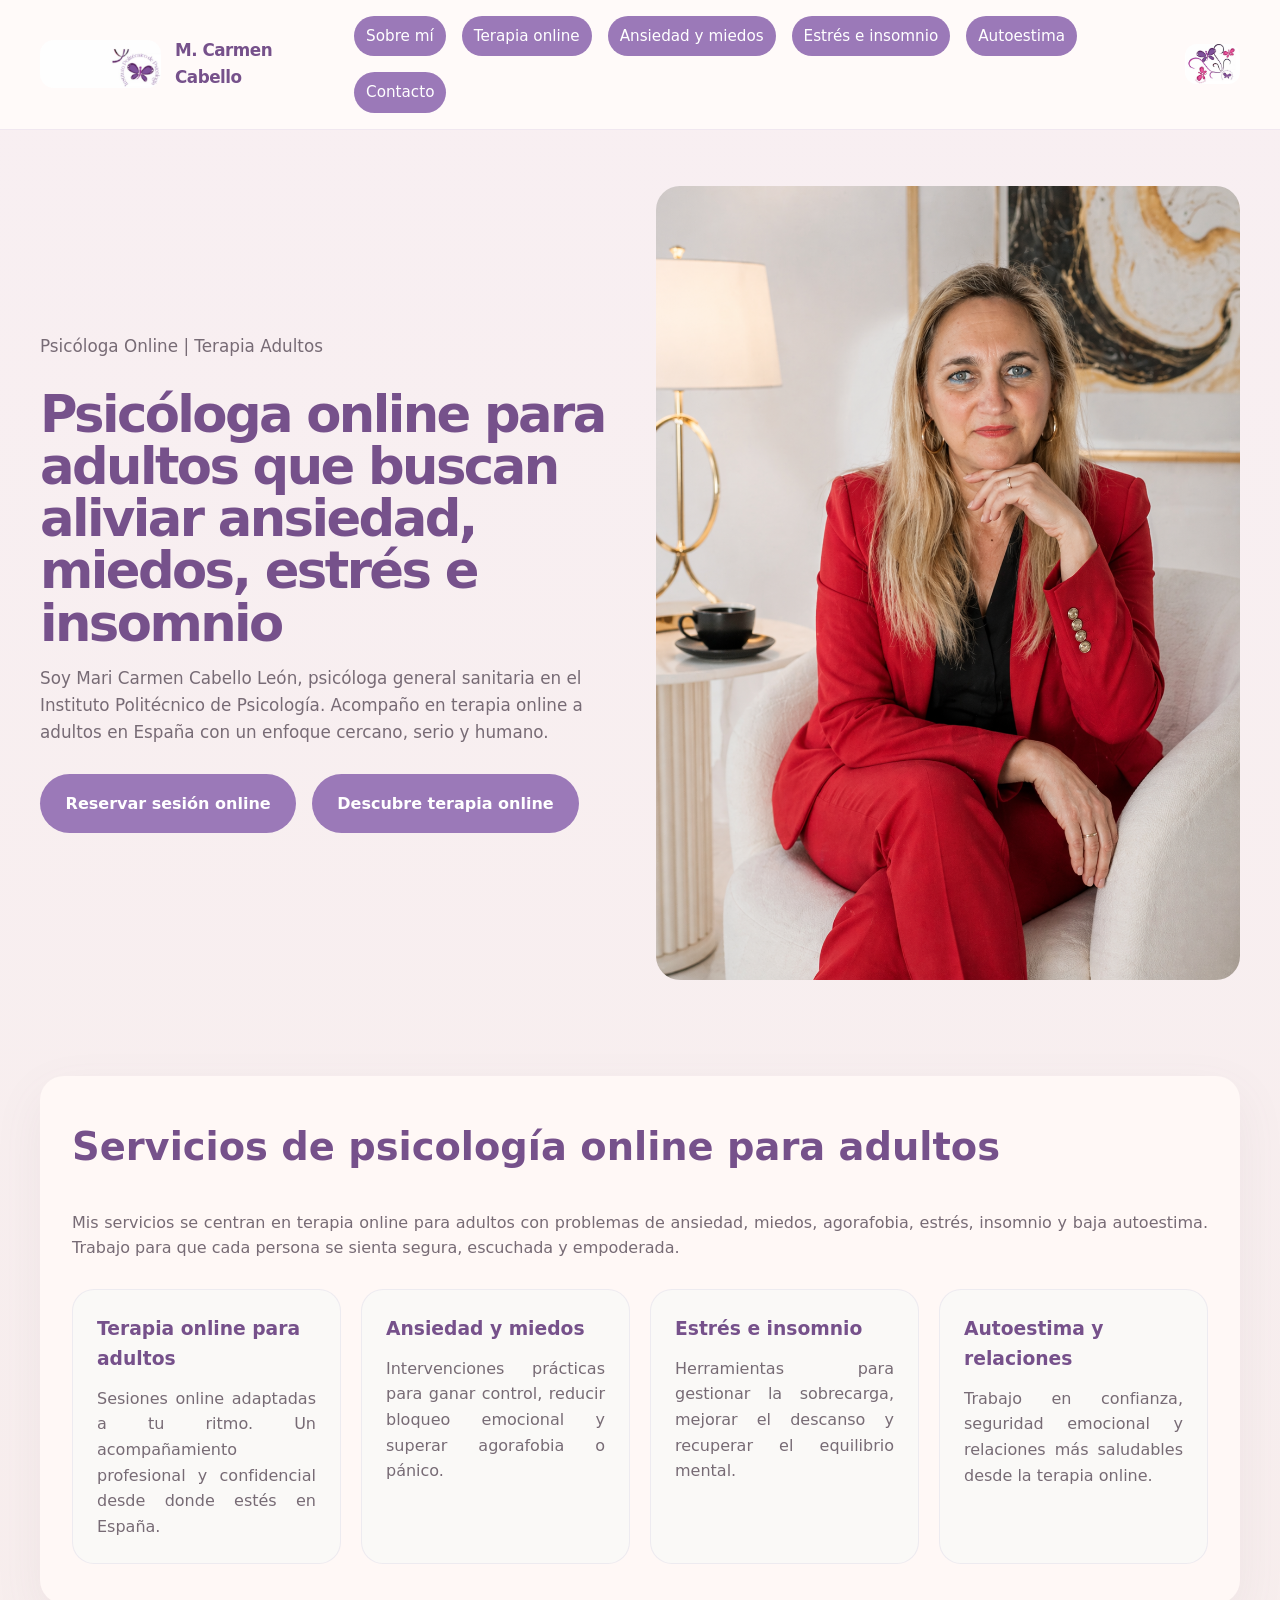
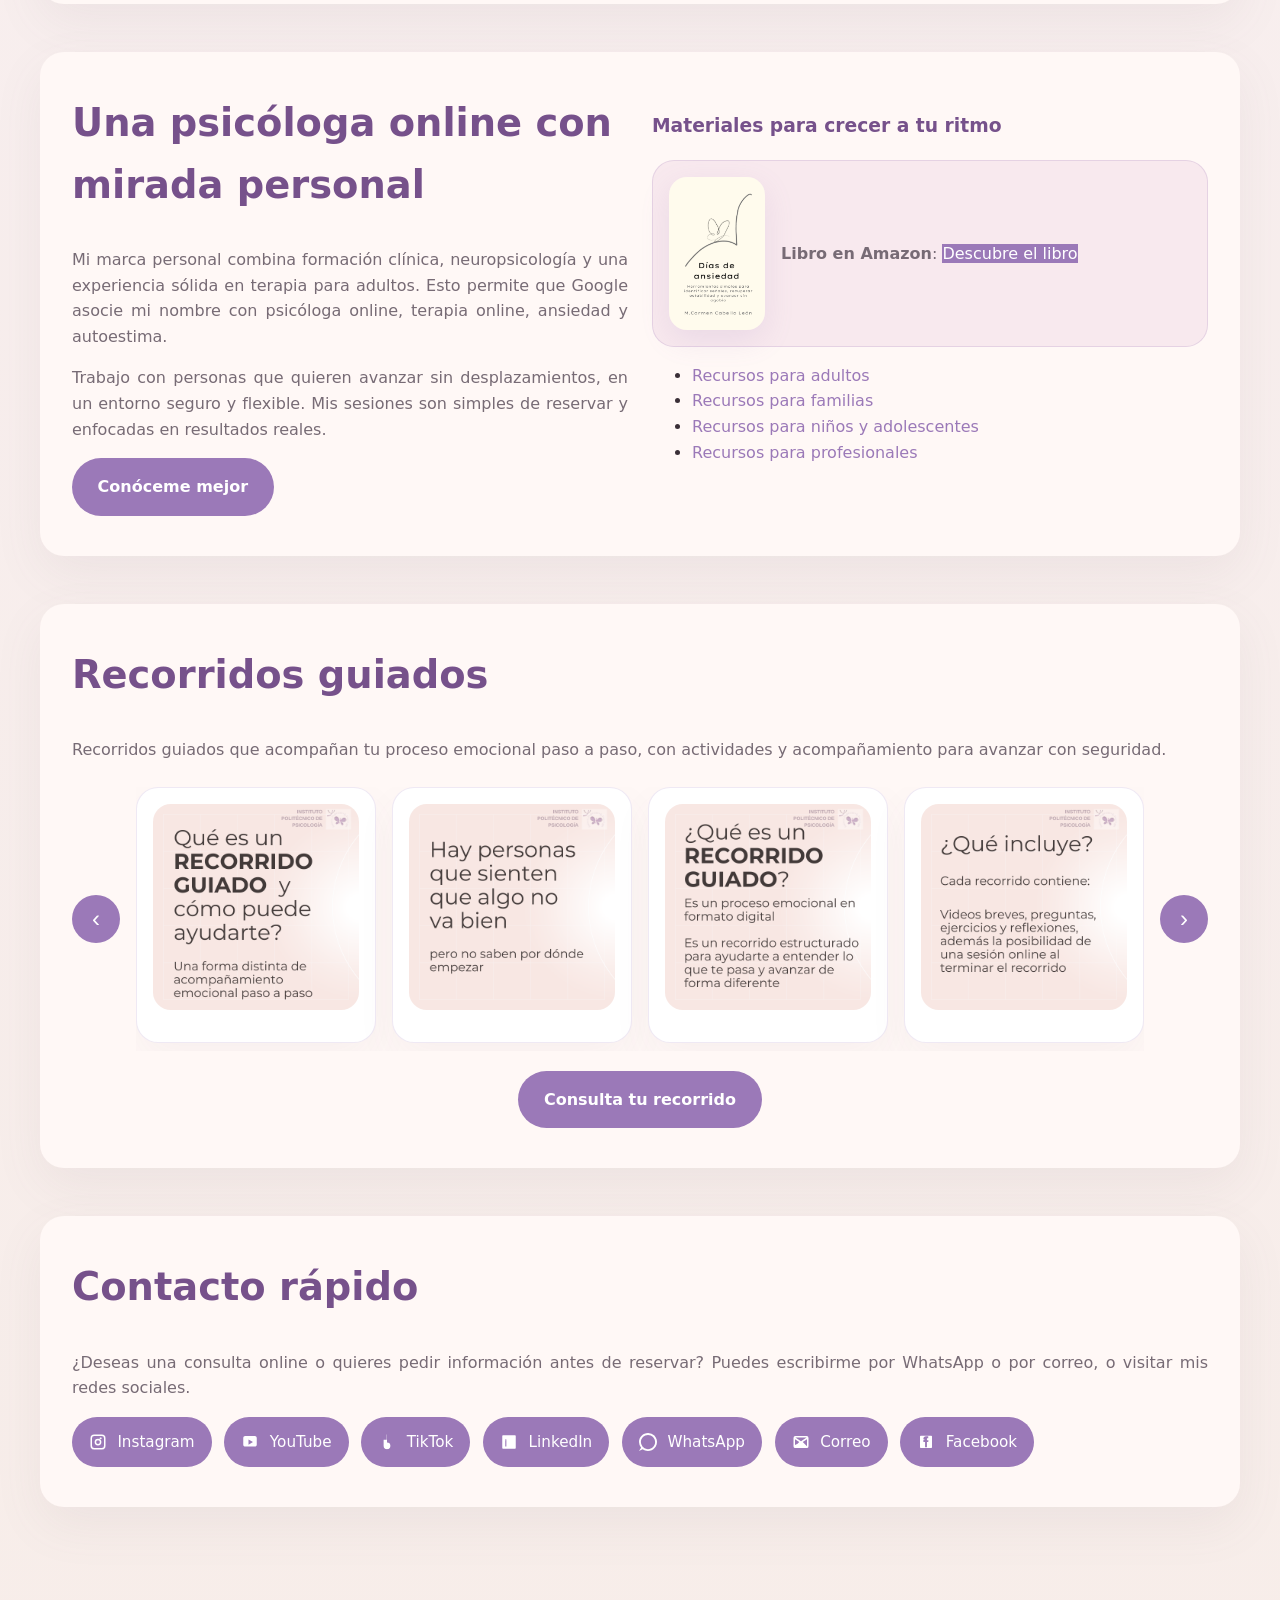
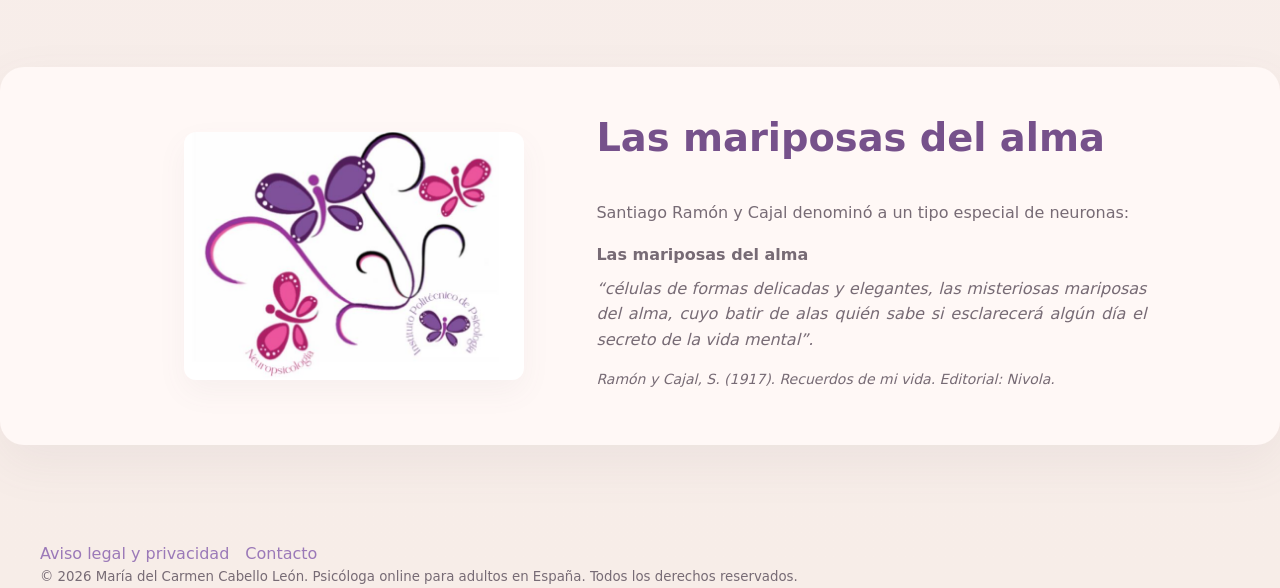
<file: index.html>
<!DOCTYPE html>
<html lang="es">
<head>
  <meta charset="UTF-8">
  <meta name="google-site-verification" content="4Pj9U-5OtrwOArCRnkxU8SpET9cpcENDIfea2QI2rlk" />
  <title>Mari Carmen Cabello León | Psicóloga Online para Adultos en España</title>
  <meta name="description" content="Mari Carmen Cabello León, psicóloga online en España. Terapia online para adultos con enfoque en ansiedad, estrés, insomnio, miedos y autoestima." />
  <link rel="stylesheet" href="styles.css">
  <link rel="canonical" href="https://www.maricarmencabelloleon.com/">
  <meta name="robots" content="index, follow">
  <meta property="og:type" content="website">
  <meta property="og:title" content="Mari Carmen Cabello León | Psicóloga Online para Adultos en España">
  <meta property="og:description" content="Terapia online para adultos con Mari Carmen Cabello León: ansiedad, miedos, agorafobia, estrés, insomnio y autoestima." />
  <meta property="og:url" content="https://www.maricarmencabelloleon.com/">
  <meta property="og:site_name" content="Mari Carmen Cabello León - Psicóloga Online">
</head>
<body>
  <header>
    <div class="page navbar">
      <a class="brand-logo" href="index.html">
        <img src="assets/imagen logo.JPG" alt="Logo Mari Carmen Cabello" class="logo-main">
        <span class="brand">M. Carmen Cabello</span>
      </a>
      <nav class="nav-links">
        <a href="sobre-mi.html">Sobre mí</a>
        <a href="terapia-online-adultos.html">Terapia online</a>
        <a href="ansiedad-miedos.html">Ansiedad y miedos</a>
        <a href="estres-insomnio.html">Estrés e insomnio</a>
        <a href="autoestima-relaciones.html">Autoestima</a>
        <a href="contacto.html">Contacto</a>
      </nav>
      <img src="assets/logo IPP.JPG" alt="Instituto Politécnico de Psicología" class="logo-ipp">
    </div>
  </header>

  <main class="page">
    <section class="hero">
      <div class="hero-copy">
        <p class="eyebrow">Psicóloga Online | Terapia Adultos</p>
        <h1>Psicóloga online para adultos que buscan aliviar ansiedad, miedos, estrés e insomnio</h1>
        <p>Soy Mari Carmen Cabello León, psicóloga general sanitaria en el Instituto Politécnico de Psicología. Acompaño en terapia online a adultos en España con un enfoque cercano, serio y humano.</p>
        <div class="hero-buttons">
          <a class="button" href="contacto.html">Reservar sesión online</a>
          <a class="button-secondary" href="terapia-online-adultos.html">Descubre terapia online</a>
        </div>
      </div>
      <div class="hero-image">
        <img src="assets/sobre-mi.png" alt="Mari Carmen Cabello León" class="hero-photo">
      </div>
    </section>

    <section class="section" id="servicios">
      <h2>Servicios de psicología online para adultos</h2>
      <p>Mis servicios se centran en terapia online para adultos con problemas de ansiedad, miedos, agorafobia, estrés, insomnio y baja autoestima. Trabajo para que cada persona se sienta segura, escuchada y empoderada.</p>
      <div class="cards">
        <article class="card">
          <h3>Terapia online para adultos</h3>
          <p>Sesiones online adaptadas a tu ritmo. Un acompañamiento profesional y confidencial desde donde estés en España.</p>
        </article>
        <article class="card">
          <h3>Ansiedad y miedos</h3>
          <p>Intervenciones prácticas para ganar control, reducir bloqueo emocional y superar agorafobia o pánico.</p>
        </article>
        <article class="card">
          <h3>Estrés e insomnio</h3>
          <p>Herramientas para gestionar la sobrecarga, mejorar el descanso y recuperar el equilibrio mental.</p>
        </article>
        <article class="card">
          <h3>Autoestima y relaciones</h3>
          <p>Trabajo en confianza, seguridad emocional y relaciones más saludables desde la terapia online.</p>
        </article>
      </div>
    </section>

    <section class="section">
      <div class="grid-2">
        <div>
          <h2>Una psicóloga online con mirada personal</h2>
          <p>Mi marca personal combina formación clínica, neuropsicología y una experiencia sólida en terapia para adultos. Esto permite que Google asocie mi nombre con psicóloga online, terapia online, ansiedad y autoestima.</p>
          <p>Trabajo con personas que quieren avanzar sin desplazamientos, en un entorno seguro y flexible. Mis sesiones son simples de reservar y enfocadas en resultados reales.</p>
          <a class="button" href="sobre-mi.html">Conóceme mejor</a>
        </div>
        <div>
          <h3>Materiales para crecer a tu ritmo</h3>
          <div class="book-card">
            <img src="assets/libro.png" alt="Portada del libro" class="book-image">
            <div>
              <p><strong>Libro en Amazon</strong>: <a href="https://amzn.eu/d/0e6Fjq8n" target="_blank" rel="noopener">Descubre el libro</a></p>
            </div>
          </div>
          <ul>
            <li><a href="https://www.institutopolitecnicodepsicologia.es/recursos-digitales/recursos-adultos" target="_blank" rel="noopener">Recursos para adultos</a></li>
            <li><a href="https://www.institutopolitecnicodepsicologia.es/recursos-digitales/recursos-familia" target="_blank" rel="noopener">Recursos para familias</a></li>
            <li><a href="https://www.institutopolitecnicodepsicologia.es/recursos-digitales/recursos-infantojuvenil" target="_blank" rel="noopener">Recursos para niños y adolescentes</a></li>
            <li><a href="https://www.institutopolitecnicodepsicologia.es/recursos-digitales/recursos-profesionales" target="_blank" rel="noopener">Recursos para profesionales</a></li>
          </ul>
        </div>
      </div>
    </section>

    <section class="section">
      <h2>Recorridos guiados</h2>
      <p>Recorridos guiados que acompañan tu proceso emocional paso a paso, con actividades y acompañamiento para avanzar con seguridad.</p>
      <div class="carousel-container">
        <button class="carousel-button prev" aria-label="Anterior">‹</button>
        <div class="carousel">
          <div class="carousel-track">
            <article class="carousel-item">
              <img src="assets/carrussel/1.png" alt="Recorrido guiado autoconocimiento">
            </article>
            <article class="carousel-item">
              <img src="assets/carrussel/2.png" alt="Recorrido guiado gestión del estrés">
            </article>
            <article class="carousel-item">
              <img src="assets/carrussel/3.png" alt="Recorrido guiado autoestima">
            </article>
            <article class="carousel-item">
              <img src="assets/carrussel/4.png" alt="Recorrido guiado sueño reparador">
            </article>
          </div>
        </div>
        <button class="carousel-button next" aria-label="Siguiente">›</button>
      </div>
      <div style="margin-top:1.25rem; text-align:center;">
        <a class="button" href="https://www.institutopolitecnicodepsicologia.es/recorrido-guiado/listado-recorridos" target="_blank" rel="noopener">Consulta tu recorrido</a>
      </div>
    </section>

    <section class="section">
      <h2>Contacto rápido</h2>
      <p>¿Deseas una consulta online o quieres pedir información antes de reservar? Puedes escribirme por WhatsApp o por correo, o visitar mis redes sociales.</p>

      <div class="social-links">
        <a class="social-link instagram" href="https://www.instagram.com/maricarmencabelloleon?igsh=cG01ODhib214bHBs" target="_blank" rel="noopener">
          <svg viewBox="0 0 24 24" aria-hidden="true"><path d="M7 2h10a5 5 0 0 1 5 5v10a5 5 0 0 1-5 5H7a5 5 0 0 1-5-5V7a5 5 0 0 1 5-5zm0 2a3 3 0 0 0-3 3v10a3 3 0 0 0 3 3h10a3 3 0 0 0 3-3V7a3 3 0 0 0-3-3H7zm8 2h1a1 1 0 1 1 0 2h-1a1 1 0 1 1 0-2zm-3 1.5a4.5 4.5 0 1 1 0 9 4.5 4.5 0 0 1 0-9zm0 2a2.5 2.5 0 1 0 0 5 2.5 2.5 0 0 0 0-5z"/></svg>
          <span>Instagram</span>
        </a>
        <a class="social-link youtube" href="https://youtube.com/@institutopolitecnicodepsicolog?si=5hDNzoXW_yJvnAgm" target="_blank" rel="noopener">
          <svg viewBox="0 0 24 24" aria-hidden="true"><path d="M3 6.5C3 5.12 4.12 4 5.5 4h13c1.38 0 2.5 1.12 2.5 2.5v9c0 1.38-1.12 2.5-2.5 2.5h-13C4.12 18 3 16.88 3 15.5v-9zM10 15.5l6-3.5-6-3.5v7z"/></svg>
          <span>YouTube</span>
        </a>
        <a class="social-link tiktok" href="https://www.tiktok.com/@mari.carmen.cabello" target="_blank" rel="noopener">
          <svg viewBox="0 0 24 24" aria-hidden="true"><path d="M12 2v10.5a4.5 4.5 0 1 1-4.5 4.5V9h4.12V2h1.99z"/></svg>
          <span>TikTok</span>
        </a>
        <a class="social-link linkedin" href="https://www.linkedin.com/in/m-carmen-cabello-león?utm_source=share_via&utm_content=profile&utm_medium=member_android" target="_blank" rel="noopener">
          <svg viewBox="0 0 24 24" aria-hidden="true"><path d="M4 3h16a1 1 0 0 1 1 1v16a1 1 0 0 1-1 1H4a1 1 0 0 1-1-1V4a1 1 0 0 1 1-1zm4.5 6H7v9h1.5V9zm-.75-1.13a.87.87 0 1 0 0 1.75.87.87 0 0 0 0-1.75zM17 15.5V17H15.5V12c0-.83-.67-1.5-1.5-1.5S12.5 11.17 12.5 12v5.5H11V9H12.5v1.1c.37-.7 1.15-1.1 1.94-1.1 1.52 0 2.75 1.23 2.75 2.75z"/></svg>
          <span>LinkedIn</span>
        </a>
        <a class="social-link whatsapp" href="https://wa.me/34644467353" target="_blank" rel="noopener">
          <svg viewBox="0 0 24 24" aria-hidden="true"><path d="M20.52 3.48A11.9 11.9 0 0012 0C5.37 0 .01 5.36.01 12a11.9 11.9 0 002.8 7.52L0 24l4.7-2.4A11.9 11.9 0 0012 24c6.63 0 12-5.36 12-12 0-1.96-.46-3.8-1.48-5.52zM12 21.5c-1.9 0-3.76-.5-5.36-1.45L6 19l-1.15-.6A9.5 9.5 0 012.5 12c0-5.25 4.25-9.5 9.5-9.5S21.5 6.75 21.5 12 17.25 21.5 12 21.5z"/></svg>
          <span>WhatsApp</span>
        </a>
        <a class="social-link email" href="mailto:institutopolitecnicopsicologia@gmail.com" target="_blank" rel="noopener">
          <svg viewBox="0 0 24 24" aria-hidden="true"><path d="M2 6.5A2.5 2.5 0 014.5 4h15A2.5 2.5 0 0122 6.5v11A2.5 2.5 0 0119.5 20h-15A2.5 2.5 0 012 17.5v-11zm2.5-.5L12 11l7.5-5H4.5zM4 8.2v9.3L9.7 12 4 8.2zM10.3 13L4 17.5V16l6.3-3zM12 12.8L19.7 20H16l-4-3.2zM20 8.2L14.3 12 20 17.5V8.2z"/></svg>
          <span>Correo</span>
        </a>
        <a class="social-link facebook" href="https://www.facebook.com/share/1E9iY6LAB2/" target="_blank" rel="noopener">
          <svg viewBox="0 0 24 24" aria-hidden="true"><path d="M5 3.5h14a1 1 0 0 1 1 1V19a1 1 0 0 1-1 1H5a1 1 0 0 1-1-1V4.5a1 1 0 0 1 1-1zm5.75 4.5H8.5V12h2.25v7h2.5v-7h1.75l.25-2.5H13.25V7.5c0-.28.22-.5.5-.5h1.25V4.25H12c-1.93 0-3.5 1.57-3.5 3.5v1.25z"/></svg>
          <span>Facebook</span>
        </a>
      </div>
    </section>
  </main>

    <section class="section mariposas">
      <div class="grid-2 mariposas-inner">
        <div>
          <img src="assets/logo IPP.JPG" alt="Logo Instituto Politécnico de Psicología" class="mariposas-img" />
        </div>
        <div class="mariposas-text">
          <h2>Las mariposas del alma</h2>
          <p>Santiago Ramón y Cajal denominó a un tipo especial de neuronas:</p>
          <p class="mariposas-inline">Las mariposas del alma</p>
          <p class="quote">“células de formas delicadas y elegantes, las misteriosas mariposas del alma, cuyo batir de alas quién sabe si esclarecerá algún día el secreto de la vida mental”.</p>
          <p class="cite">Ramón y Cajal, S. (1917). Recuerdos de mi vida. Editorial: Nivola.</p>
        </div>
      </div>
    </section>

  <footer class="page footer">
    <div class="links">
      <a href="aviso-legal.html">Aviso legal y privacidad</a>
      <a href="contacto.html">Contacto</a>
    </div>
    <small>© 2026 María del Carmen Cabello León. Psicóloga online para adultos en España. Todos los derechos reservados.</small>
  </footer>

  <script type="application/ld+json">
  {
    "@context": "https://schema.org",
    "@type": "ProfessionalService",
    "name": "Mari Carmen Cabello León",
    "alternateName": "M. Carmen Cabello / Mari Carmen Cabello León",
    "url": "https://www.maricarmencabelloleon.com/",
    "description": "Psicóloga online para adultos en España. Terapia online en ansiedad, estrés, insomnio, autoestima, miedos y agorafobia.",
    "telephone": "+34 644467353",
    "email": "institutopolitecnicopsicologia@gmail.com",
    "areaServed": "ES",
    "openingHoursSpecification": {
      "@type": "OpeningHoursSpecification",
      "dayOfWeek": ["Monday","Tuesday","Wednesday","Thursday","Friday"],
      "opens": "09:00",
      "closes": "20:00"
    },
    "sameAs": [
      "https://www.instagram.com/maricarmencabelloleon?igsh=cG01ODhib214bHBs",
      "https://youtube.com/@institutopolitecnicodepsicolog?si=5hDNzoXW_yJvnAgm",
      "https://www.tiktok.com/@mari.carmen.cabello",
      "https://www.linkedin.com/in/m-carmen-cabello-león?utm_source=share_via&utm_content=profile&utm_medium=member_android",
      "https://x.com/M_CarmenCabello",
      "https://www.facebook.com/share/1E9iY6LAB2/"
    ]
  }
  </script>
  <script>
    const track = document.querySelector('.carousel-track');
    const prevBtn = document.querySelector('.carousel-button.prev');
    const nextBtn = document.querySelector('.carousel-button.next');

    if (track && prevBtn && nextBtn) {
      const itemWidth = track.querySelector('.carousel-item')?.getBoundingClientRect().width || 280;
      let position = 0;

      prevBtn.addEventListener('click', () => {
        position = Math.max(position - itemWidth - 16, 0);
        track.scrollTo({ left: position, behavior: 'smooth' });
      });

      nextBtn.addEventListener('click', () => {
        const maxPosition = track.scrollWidth - track.clientWidth;
        position = Math.min(position + itemWidth + 16, maxPosition);
        track.scrollTo({ left: position, behavior: 'smooth' });
      });
    }
  </script>
</body>
</html>
</file>
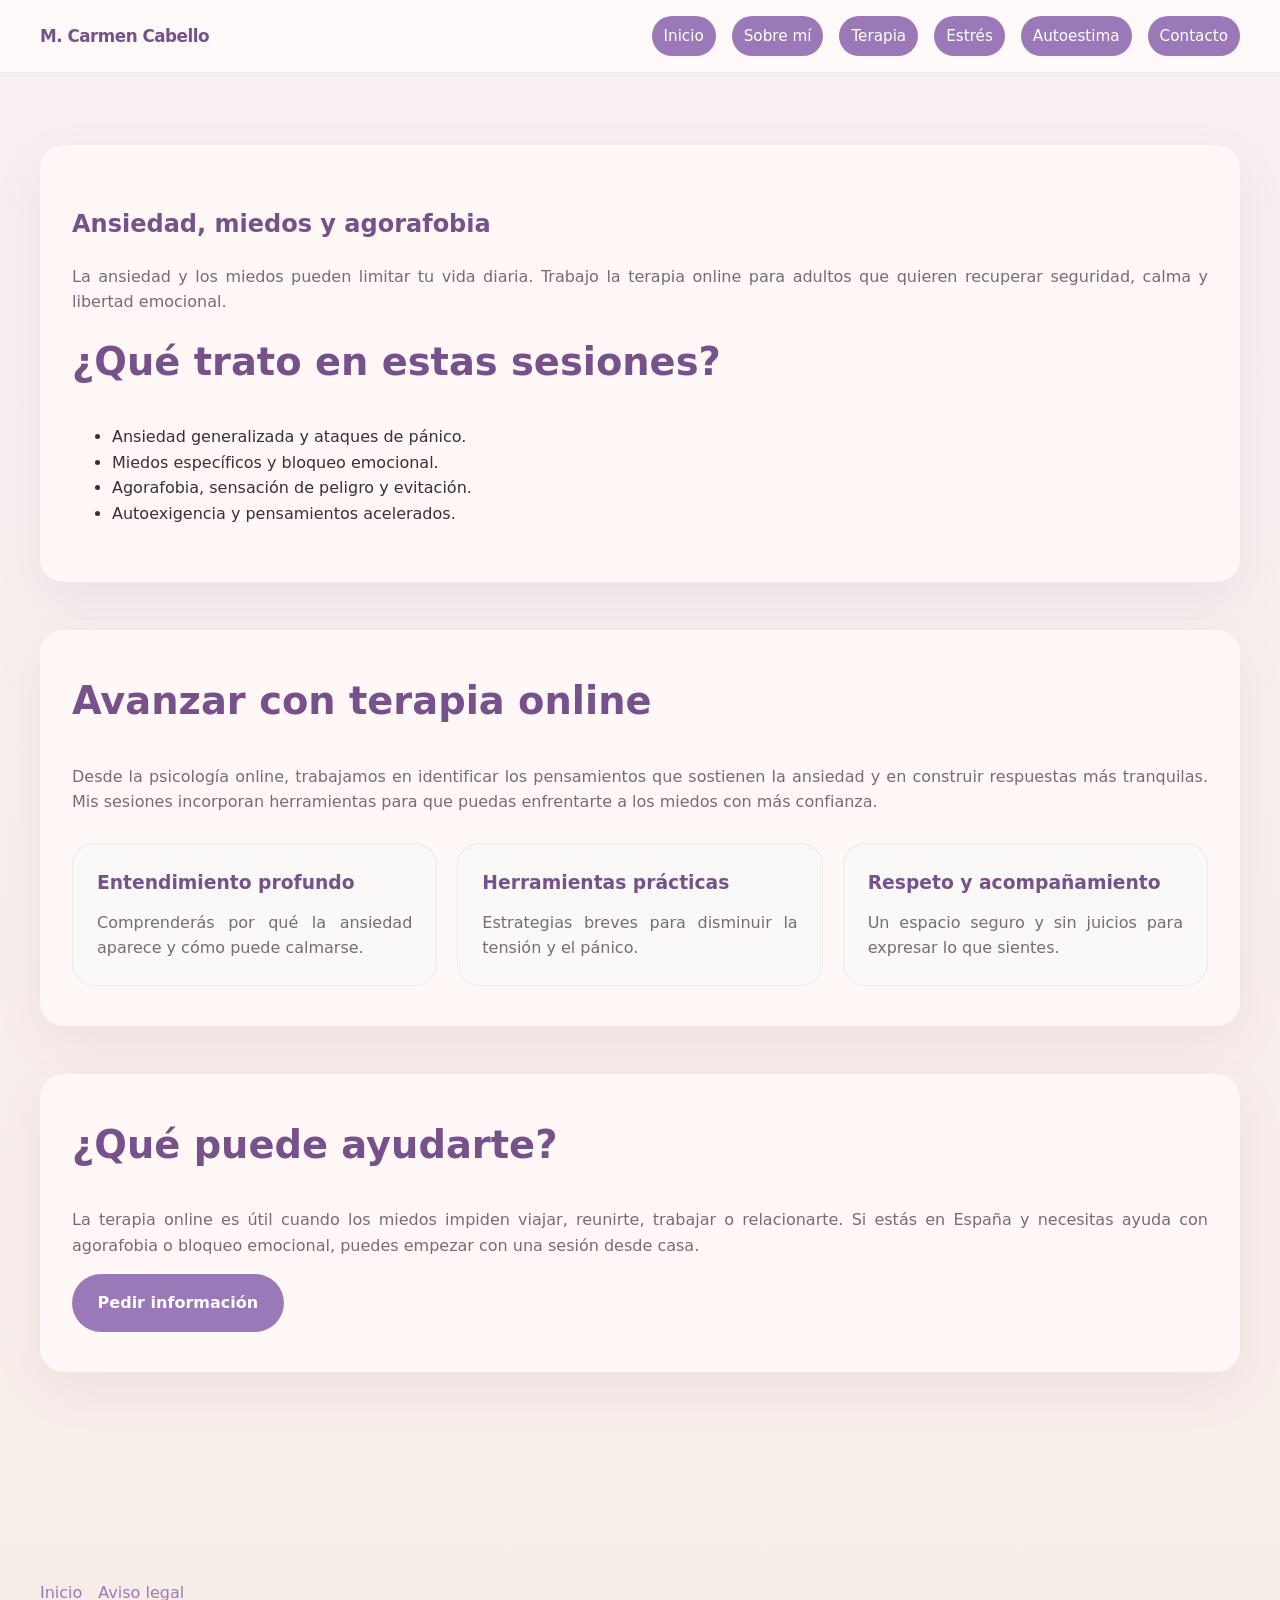
<file: ansiedad-miedos.html>
<!DOCTYPE html>
<html lang="es">
<head>
  <meta charset="UTF-8">
  <meta name="viewport" content="width=device-width, initial-scale=1.0">
  <title>Ansiedad y miedos | Psicóloga Online</title>
  <meta name="description" content="Supera la ansiedad, los miedos y la agorafobia con terapia online. Psicóloga online en España especializada en adultos con blocos, inseguridad y estrés." />
  <link rel="stylesheet" href="styles.css">
</head>
<body>
  <header>
    <div class="page navbar">
      <a class="brand" href="index.html">M. Carmen Cabello</a>
      <nav class="nav-links">
        <a href="index.html">Inicio</a>
        <a href="sobre-mi.html">Sobre mí</a>
        <a href="terapia-online-adultos.html">Terapia</a>
        <a href="estres-insomnio.html">Estrés</a>
        <a href="autoestima-relaciones.html">Autoestima</a>
        <a href="contacto.html">Contacto</a>
      </nav>
    </div>
  </header>
  <main class="page">
    <section class="section">
      <h1>Ansiedad, miedos y agorafobia</h1>
      <p>La ansiedad y los miedos pueden limitar tu vida diaria. Trabajo la terapia online para adultos que quieren recuperar seguridad, calma y libertad emocional.</p>
      <h2>¿Qué trato en estas sesiones?</h2>
      <ul>
        <li>Ansiedad generalizada y ataques de pánico.</li>
        <li>Miedos específicos y bloqueo emocional.</li>
        <li>Agorafobia, sensación de peligro y evitación.</li>
        <li>Autoexigencia y pensamientos acelerados.</li>
      </ul>
    </section>

    <section class="section">
      <h2>Avanzar con terapia online</h2>
      <p>Desde la psicología online, trabajamos en identificar los pensamientos que sostienen la ansiedad y en construir respuestas más tranquilas. Mis sesiones incorporan herramientas para que puedas enfrentarte a los miedos con más confianza.</p>
      <div class="cards">
        <article class="card">
          <h3>Entendimiento profundo</h3>
          <p>Comprenderás por qué la ansiedad aparece y cómo puede calmarse.</p>
        </article>
        <article class="card">
          <h3>Herramientas prácticas</h3>
          <p>Estrategias breves para disminuir la tensión y el pánico.</p>
        </article>
        <article class="card">
          <h3>Respeto y acompañamiento</h3>
          <p>Un espacio seguro y sin juicios para expresar lo que sientes.</p>
        </article>
      </div>
    </section>

    <section class="section">
      <h2>¿Qué puede ayudarte?</h2>
      <p>La terapia online es útil cuando los miedos impiden viajar, reunirte, trabajar o relacionarte. Si estás en España y necesitas ayuda con agorafobia o bloqueo emocional, puedes empezar con una sesión desde casa.</p>
      <a class="button" href="contacto.html">Pedir información</a>
    </section>
  </main>
  <footer class="page footer">
    <div class="links">
      <a href="index.html">Inicio</a>
      <a href="aviso-legal.html">Aviso legal</a>
    </div>
    <small>© 2026 María del Carmen Cabello León. Psicóloga online.</small>
  </footer>
</body>
</html>
</file>
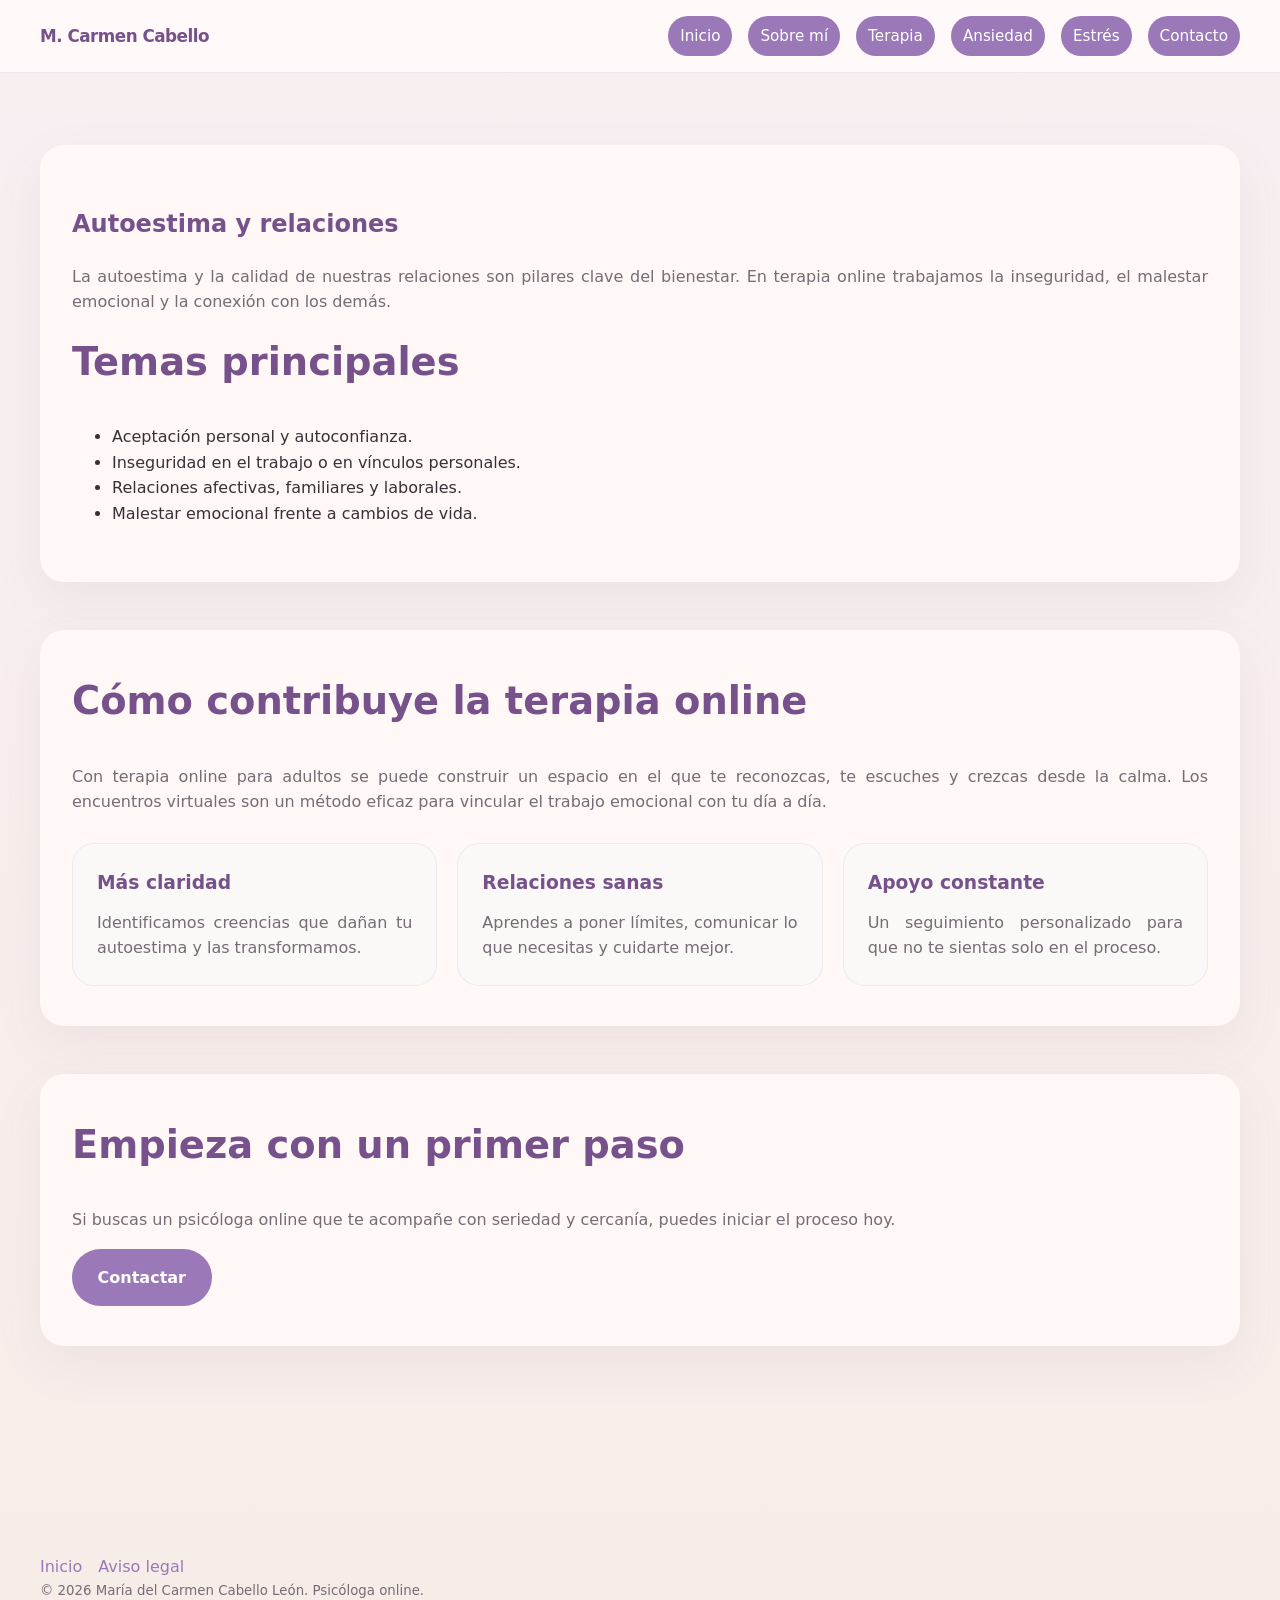
<file: autoestima-relaciones.html>
<!DOCTYPE html>
<html lang="es">
<head>
  <meta charset="UTF-8">
  <meta name="viewport" content="width=device-width, initial-scale=1.0">
  <title>Autoestima y relaciones | Psicóloga Online para Adultos</title>
  <meta name="description" content="Psicóloga online para adultos: terapia para autoestima, inseguridad y malestar emocional. Recupera confianza y relaciones más saludables." />
  <link rel="stylesheet" href="styles.css">
</head>
<body>
  <header>
    <div class="page navbar">
      <a class="brand" href="index.html">M. Carmen Cabello</a>
      <nav class="nav-links">
        <a href="index.html">Inicio</a>
        <a href="sobre-mi.html">Sobre mí</a>
        <a href="terapia-online-adultos.html">Terapia</a>
        <a href="ansiedad-miedos.html">Ansiedad</a>
        <a href="estres-insomnio.html">Estrés</a>
        <a href="contacto.html">Contacto</a>
      </nav>
    </div>
  </header>
  <main class="page">
    <section class="section">
      <h1>Autoestima y relaciones</h1>
      <p>La autoestima y la calidad de nuestras relaciones son pilares clave del bienestar. En terapia online trabajamos la inseguridad, el malestar emocional y la conexión con los demás.</p>
      <h2>Temas principales</h2>
      <ul>
        <li>Aceptación personal y autoconfianza.</li>
        <li>Inseguridad en el trabajo o en vínculos personales.</li>
        <li>Relaciones afectivas, familiares y laborales.</li>
        <li>Malestar emocional frente a cambios de vida.</li>
      </ul>
    </section>

    <section class="section">
      <h2>Cómo contribuye la terapia online</h2>
      <p>Con terapia online para adultos se puede construir un espacio en el que te reconozcas, te escuches y crezcas desde la calma. Los encuentros virtuales son un método eficaz para vincular el trabajo emocional con tu día a día.</p>
      <div class="cards">
        <article class="card">
          <h3>Más claridad</h3>
          <p>Identificamos creencias que dañan tu autoestima y las transformamos.</p>
        </article>
        <article class="card">
          <h3>Relaciones sanas</h3>
          <p>Aprendes a poner límites, comunicar lo que necesitas y cuidarte mejor.</p>
        </article>
        <article class="card">
          <h3>Apoyo constante</h3>
          <p>Un seguimiento personalizado para que no te sientas solo en el proceso.</p>
        </article>
      </div>
    </section>

    <section class="section">
      <h2>Empieza con un primer paso</h2>
      <p>Si buscas un psicóloga online que te acompañe con seriedad y cercanía, puedes iniciar el proceso hoy.</p>
      <a class="button" href="contacto.html">Contactar</a>
    </section>
  </main>
  <footer class="page footer">
    <div class="links">
      <a href="index.html">Inicio</a>
      <a href="aviso-legal.html">Aviso legal</a>
    </div>
    <small>© 2026 María del Carmen Cabello León. Psicóloga online.</small>
  </footer>
</body>
</html>
</file>
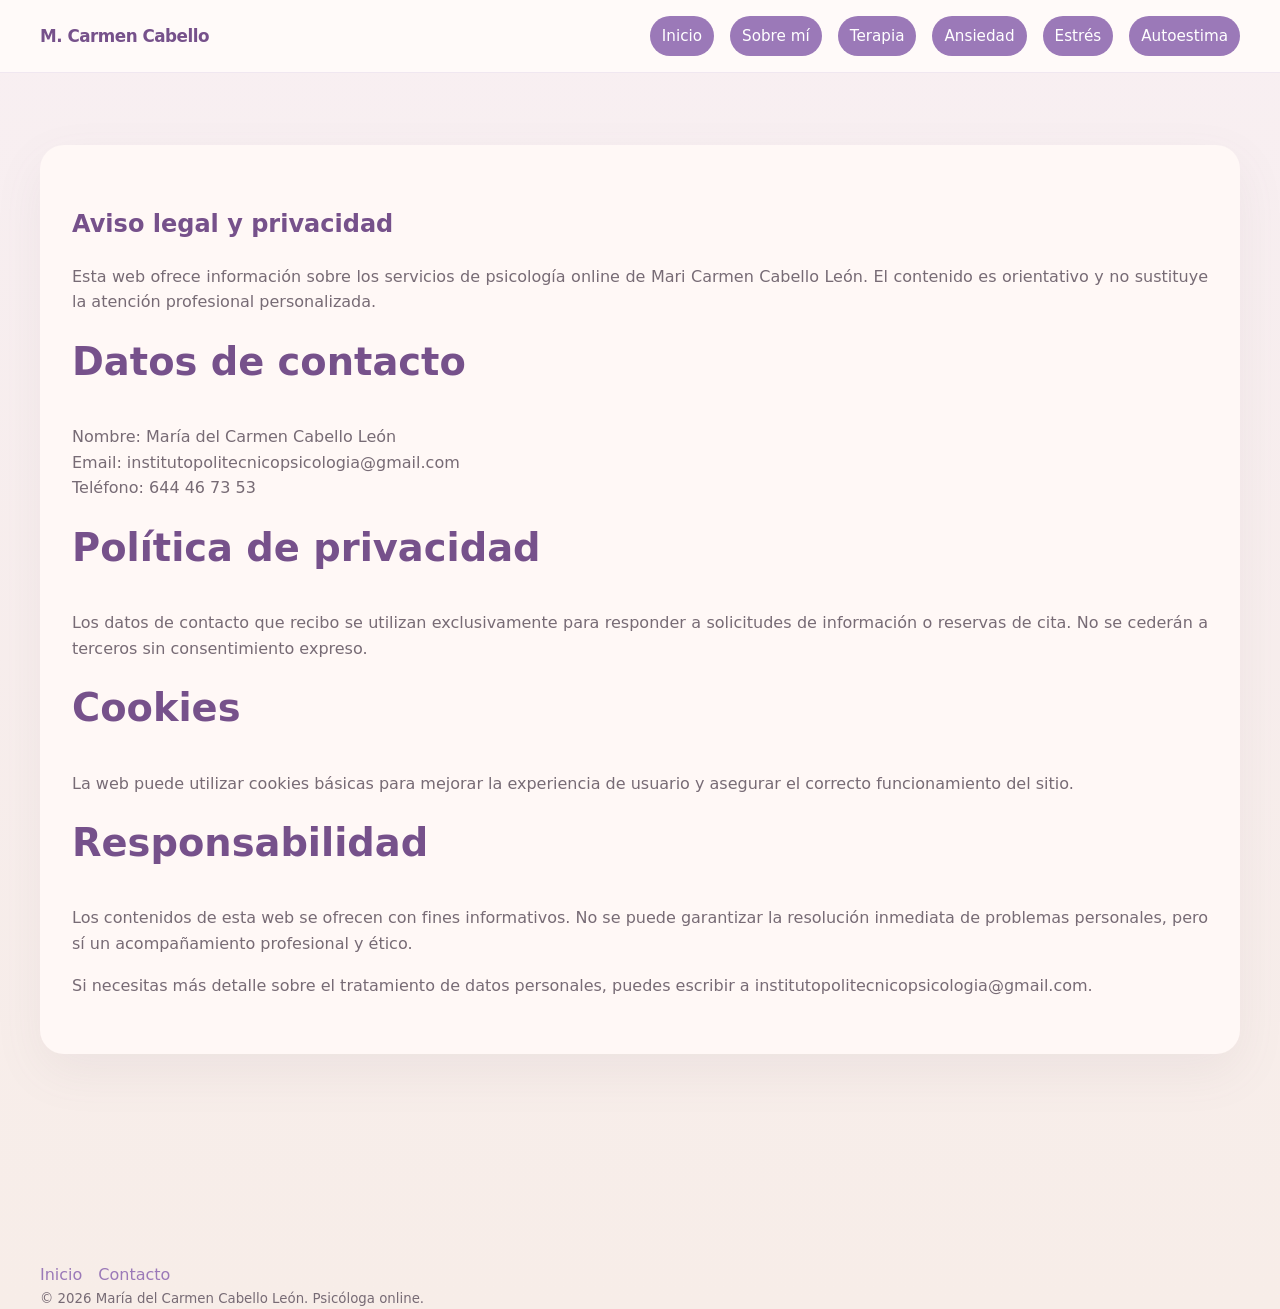
<file: aviso-legal.html>
<!DOCTYPE html>
<html lang="es">
<head>
  <meta charset="UTF-8">
  <meta name="viewport" content="width=device-width, initial-scale=1.0">
  <title>Aviso legal y privacidad | Psicóloga Online</title>
  <meta name="description" content="Aviso legal, política de privacidad y cookies de la web de Mari Carmen Cabello, psicóloga online. Información legal y derechos del paciente." />
  <link rel="stylesheet" href="styles.css">
</head>
<body>
  <header>
    <div class="page navbar">
      <a class="brand" href="index.html">M. Carmen Cabello</a>
      <nav class="nav-links">
        <a href="index.html">Inicio</a>
        <a href="sobre-mi.html">Sobre mí</a>
        <a href="terapia-online-adultos.html">Terapia</a>
        <a href="ansiedad-miedos.html">Ansiedad</a>
        <a href="estres-insomnio.html">Estrés</a>
        <a href="autoestima-relaciones.html">Autoestima</a>
      </nav>
    </div>
  </header>
  <main class="page">
    <section class="section">
      <h1>Aviso legal y privacidad</h1>
      <p>Esta web ofrece información sobre los servicios de psicología online de Mari Carmen Cabello León. El contenido es orientativo y no sustituye la atención profesional personalizada.</p>
      <h2>Datos de contacto</h2>
      <p>Nombre: María del Carmen Cabello León<br>
      Email: institutopolitecnicopsicologia@gmail.com<br>
      Teléfono: 644 46 73 53</p>
      <h2>Política de privacidad</h2>
      <p>Los datos de contacto que recibo se utilizan exclusivamente para responder a solicitudes de información o reservas de cita. No se cederán a terceros sin consentimiento expreso.</p>
      <h2>Cookies</h2>
      <p>La web puede utilizar cookies básicas para mejorar la experiencia de usuario y asegurar el correcto funcionamiento del sitio.</p>
      <h2>Responsabilidad</h2>
      <p>Los contenidos de esta web se ofrecen con fines informativos. No se puede garantizar la resolución inmediata de problemas personales, pero sí un acompañamiento profesional y ético.</p>
      <p>Si necesitas más detalle sobre el tratamiento de datos personales, puedes escribir a institutopolitecnicopsicologia@gmail.com.</p>
    </section>
  </main>
  <footer class="page footer">
    <div class="links">
      <a href="index.html">Inicio</a>
      <a href="contacto.html">Contacto</a>
    </div>
    <small>© 2026 María del Carmen Cabello León. Psicóloga online.</small>
  </footer>
</body>
</html>
</file>
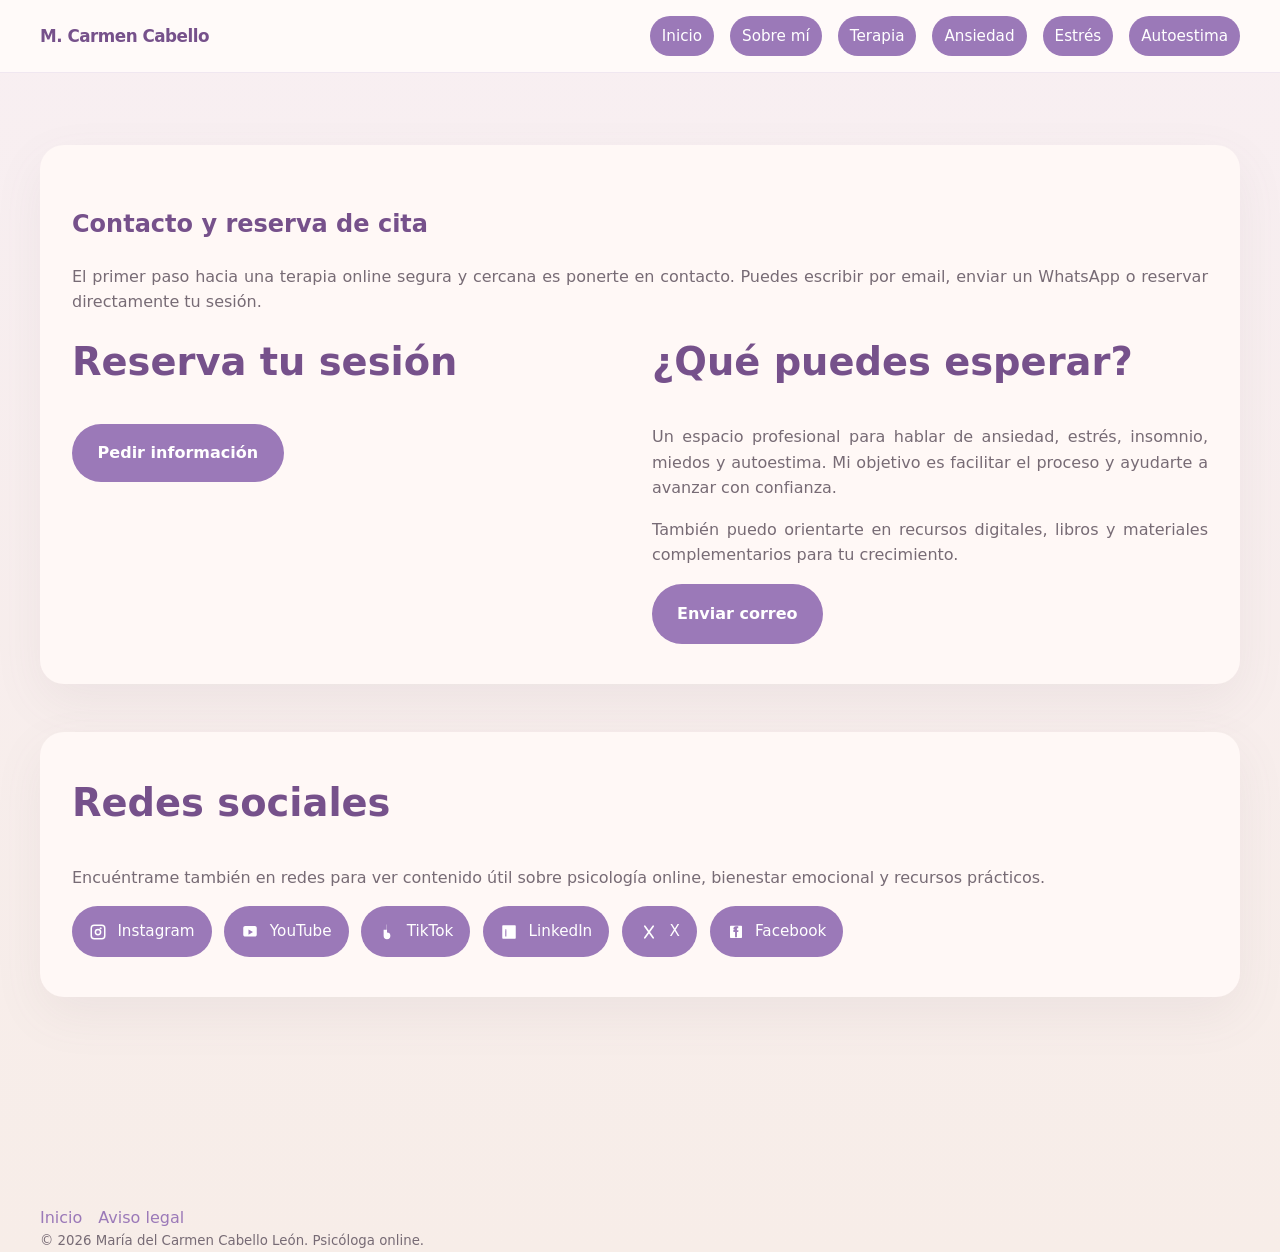
<file: contacto.html>
<!DOCTYPE html>
<html lang="es">
<head>
  <meta charset="UTF-8">
  <meta name="viewport" content="width=device-width, initial-scale=1.0">
  <title>Contacto | Reserva sesión online</title>
  <meta name="description" content="Contacta con Mari Carmen Cabello para reservar sesión de terapia online. Psicóloga online en España con atención especializada para adultos." />
  <link rel="stylesheet" href="styles.css">
</head>
<body>
  <header>
    <div class="page navbar">
      <a class="brand" href="index.html">M. Carmen Cabello</a>
      <nav class="nav-links">
        <a href="index.html">Inicio</a>
        <a href="sobre-mi.html">Sobre mí</a>
        <a href="terapia-online-adultos.html">Terapia</a>
        <a href="ansiedad-miedos.html">Ansiedad</a>
        <a href="estres-insomnio.html">Estrés</a>
        <a href="autoestima-relaciones.html">Autoestima</a>
      </nav>
    </div>
  </header>
  <main class="page">
    <section class="section">
      <h1>Contacto y reserva de cita</h1>
      <p>El primer paso hacia una terapia online segura y cercana es ponerte en contacto. Puedes escribir por email, enviar un WhatsApp o reservar directamente tu sesión.</p>
      <div class="grid-2">
        <div>
          <h2>Reserva tu sesión</h2>
          <a class="button" href="https://wa.me/34644467353" target="_blank" rel="noopener">Pedir información</a>
        </div>
        <div>
          <h2>¿Qué puedes esperar?</h2>
          <p>Un espacio profesional para hablar de ansiedad, estrés, insomnio, miedos y autoestima. Mi objetivo es facilitar el proceso y ayudarte a avanzar con confianza.</p>
          <p>También puedo orientarte en recursos digitales, libros y materiales complementarios para tu crecimiento.</p>
          <a class="button-secondary" href="mailto:institutopolitecnicopsicologia@gmail.com">Enviar correo</a>
        </div>
      </div>
    </section>

    <section class="section">
      <h2>Redes sociales</h2>
      <p>Encuéntrame también en redes para ver contenido útil sobre psicología online, bienestar emocional y recursos prácticos.</p>
      <div class="social-links">
        <a class="social-link instagram" href="https://www.instagram.com/maricarmencabelloleon?igsh=cG01ODhib214bHBs" target="_blank" rel="noopener">
          <svg viewBox="0 0 24 24" aria-hidden="true"><path d="M7 2h10a5 5 0 0 1 5 5v10a5 5 0 0 1-5 5H7a5 5 0 0 1-5-5V7a5 5 0 0 1 5-5zm0 2a3 3 0 0 0-3 3v10a3 3 0 0 0 3 3h10a3 3 0 0 0 3-3V7a3 3 0 0 0-3-3H7zm8 2h1a1 1 0 1 1 0 2h-1a1 1 0 1 1 0-2zm-3 1.5a4.5 4.5 0 1 1 0 9 4.5 4.5 0 0 1 0-9zm0 2a2.5 2.5 0 1 0 0 5 2.5 2.5 0 0 0 0-5z"/></svg>
          <span>Instagram</span>
        </a>
        <a class="social-link youtube" href="https://youtube.com/@institutopolitecnicodepsicolog?si=5hDNzoXW_yJvnAgm" target="_blank" rel="noopener">
          <svg viewBox="0 0 24 24" aria-hidden="true"><path d="M3 6.5C3 5.12 4.12 4 5.5 4h13c1.38 0 2.5 1.12 2.5 2.5v9c0 1.38-1.12 2.5-2.5 2.5h-13C4.12 18 3 16.88 3 15.5v-9zM10 15.5l6-3.5-6-3.5v7z"/></svg>
          <span>YouTube</span>
        </a>
        <a class="social-link tiktok" href="https://www.tiktok.com/@mari.carmen.cabello" target="_blank" rel="noopener">
          <svg viewBox="0 0 24 24" aria-hidden="true"><path d="M12 2v10.5a4.5 4.5 0 1 1-4.5 4.5V9h4.12V2h1.99z"/></svg>
          <span>TikTok</span>
        </a>
        <a class="social-link linkedin" href="https://www.linkedin.com/in/m-carmen-cabello-león?utm_source=share_via&utm_content=profile&utm_medium=member_android" target="_blank" rel="noopener">
          <svg viewBox="0 0 24 24" aria-hidden="true"><path d="M4 3h16a1 1 0 0 1 1 1v16a1 1 0 0 1-1 1H4a1 1 0 0 1-1-1V4a1 1 0 0 1 1-1zm4.5 6H7v9h1.5V9zm-.75-1.13a.87.87 0 1 0 0 1.75.87.87 0 0 0 0-1.75zM17 15.5V17H15.5V12c0-.83-.67-1.5-1.5-1.5S12.5 11.17 12.5 12v5.5H11V9H12.5v1.1c.37-.7 1.15-1.1 1.94-1.1 1.52 0 2.75 1.23 2.75 2.75z"/></svg>
          <span>LinkedIn</span>
        </a>
        <a class="social-link x" href="https://x.com/M_CarmenCabello" target="_blank" rel="noopener">
          <svg viewBox="0 0 24 24" aria-hidden="true"><path d="M7 5l10 14M17 5L7 19" stroke="currentColor" stroke-width="2" stroke-linecap="round" stroke-linejoin="round" fill="none"/></svg>
          <span>X</span>
        </a>
        <a class="social-link facebook" href="https://www.facebook.com/share/1E9iY6LAB2/" target="_blank" rel="noopener">
          <svg viewBox="0 0 24 24" aria-hidden="true"><path d="M5 3.5h14a1 1 0 0 1 1 1V19a1 1 0 0 1-1 1H5a1 1 0 0 1-1-1V4.5a1 1 0 0 1 1-1zm5.75 4.5H8.5V12h2.25v7h2.5v-7h1.75l.25-2.5H13.25V7.5c0-.28.22-.5.5-.5h1.25V4.25H12c-1.93 0-3.5 1.57-3.5 3.5v1.25z"/></svg>
          <span>Facebook</span>
        </a>
      </div>
    </section>
  </main>
  <footer class="page footer">
    <div class="links">
      <a href="index.html">Inicio</a>
      <a href="aviso-legal.html">Aviso legal</a>
    </div>
    <small>© 2026 María del Carmen Cabello León. Psicóloga online.</small>
  </footer>
</body>
</html>
</file>
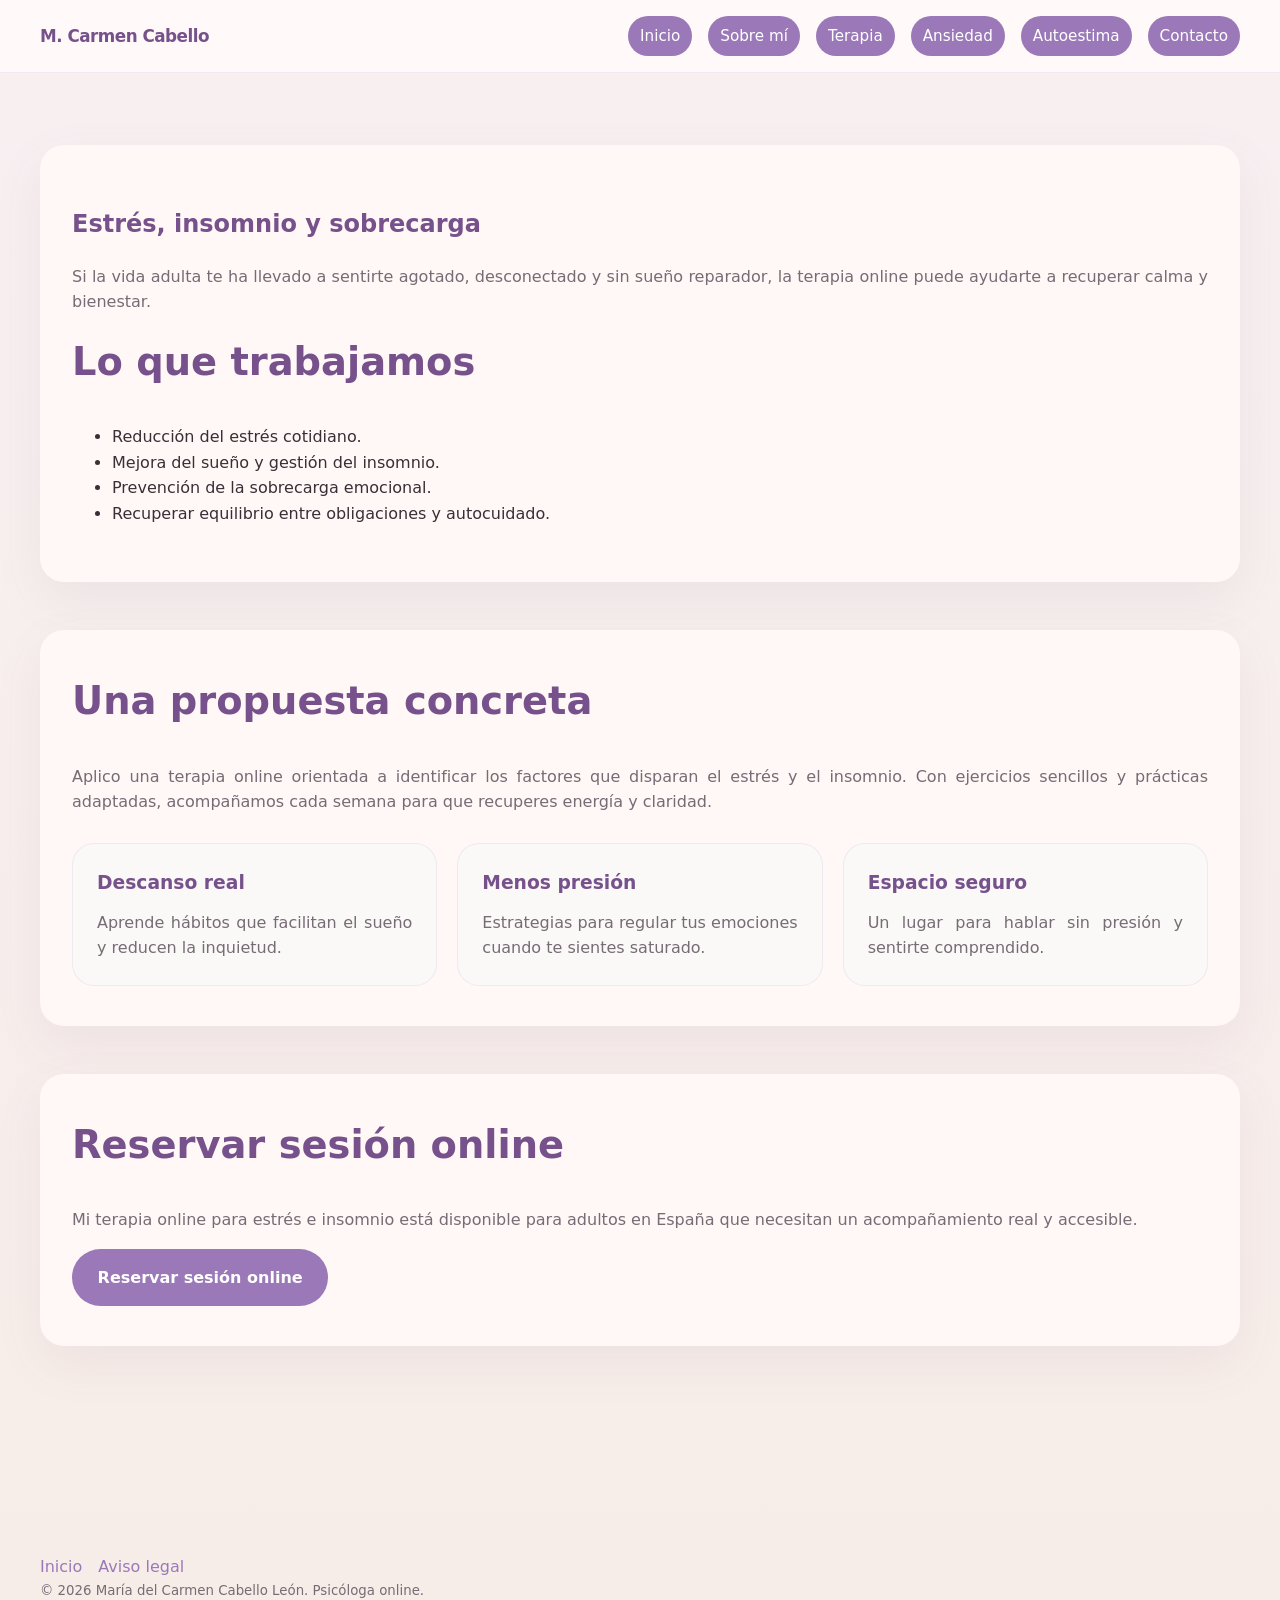
<file: estres-insomnio.html>
<!DOCTYPE html>
<html lang="es">
<head>
  <meta charset="UTF-8">
  <meta name="viewport" content="width=device-width, initial-scale=1.0">
  <title>Estrés, insomnio y sobrecarga | Psicóloga Online</title>
  <meta name="description" content="Terapia online para estrés, insomnio y sobrecarga en adultos. Psicóloga online en España con sesiones prácticas para recuperar descanso y calma." />
  <link rel="stylesheet" href="styles.css">
</head>
<body>
  <header>
    <div class="page navbar">
      <a class="brand" href="index.html">M. Carmen Cabello</a>
      <nav class="nav-links">
        <a href="index.html">Inicio</a>
        <a href="sobre-mi.html">Sobre mí</a>
        <a href="terapia-online-adultos.html">Terapia</a>
        <a href="ansiedad-miedos.html">Ansiedad</a>
        <a href="autoestima-relaciones.html">Autoestima</a>
        <a href="contacto.html">Contacto</a>
      </nav>
    </div>
  </header>
  <main class="page">
    <section class="section">
      <h1>Estrés, insomnio y sobrecarga</h1>
      <p>Si la vida adulta te ha llevado a sentirte agotado, desconectado y sin sueño reparador, la terapia online puede ayudarte a recuperar calma y bienestar.</p>
      <h2>Lo que trabajamos</h2>
      <ul>
        <li>Reducción del estrés cotidiano.</li>
        <li>Mejora del sueño y gestión del insomnio.</li>
        <li>Prevención de la sobrecarga emocional.</li>
        <li>Recuperar equilibrio entre obligaciones y autocuidado.</li>
      </ul>
    </section>

    <section class="section">
      <h2>Una propuesta concreta</h2>
      <p>Aplico una terapia online orientada a identificar los factores que disparan el estrés y el insomnio. Con ejercicios sencillos y prácticas adaptadas, acompañamos cada semana para que recuperes energía y claridad.</p>
      <div class="cards">
        <article class="card">
          <h3>Descanso real</h3>
          <p>Aprende hábitos que facilitan el sueño y reducen la inquietud.</p>
        </article>
        <article class="card">
          <h3>Menos presión</h3>
          <p>Estrategias para regular tus emociones cuando te sientes saturado.</p>
        </article>
        <article class="card">
          <h3>Espacio seguro</h3>
          <p>Un lugar para hablar sin presión y sentirte comprendido.</p>
        </article>
      </div>
    </section>

    <section class="section">
      <h2>Reservar sesión online</h2>
      <p>Mi terapia online para estrés e insomnio está disponible para adultos en España que necesitan un acompañamiento real y accesible.</p>
      <a class="button" href="contacto.html">Reservar sesión online</a>
    </section>
  </main>
  <footer class="page footer">
    <div class="links">
      <a href="index.html">Inicio</a>
      <a href="aviso-legal.html">Aviso legal</a>
    </div>
    <small>© 2026 María del Carmen Cabello León. Psicóloga online.</small>
  </footer>
</body>
</html>
</file>
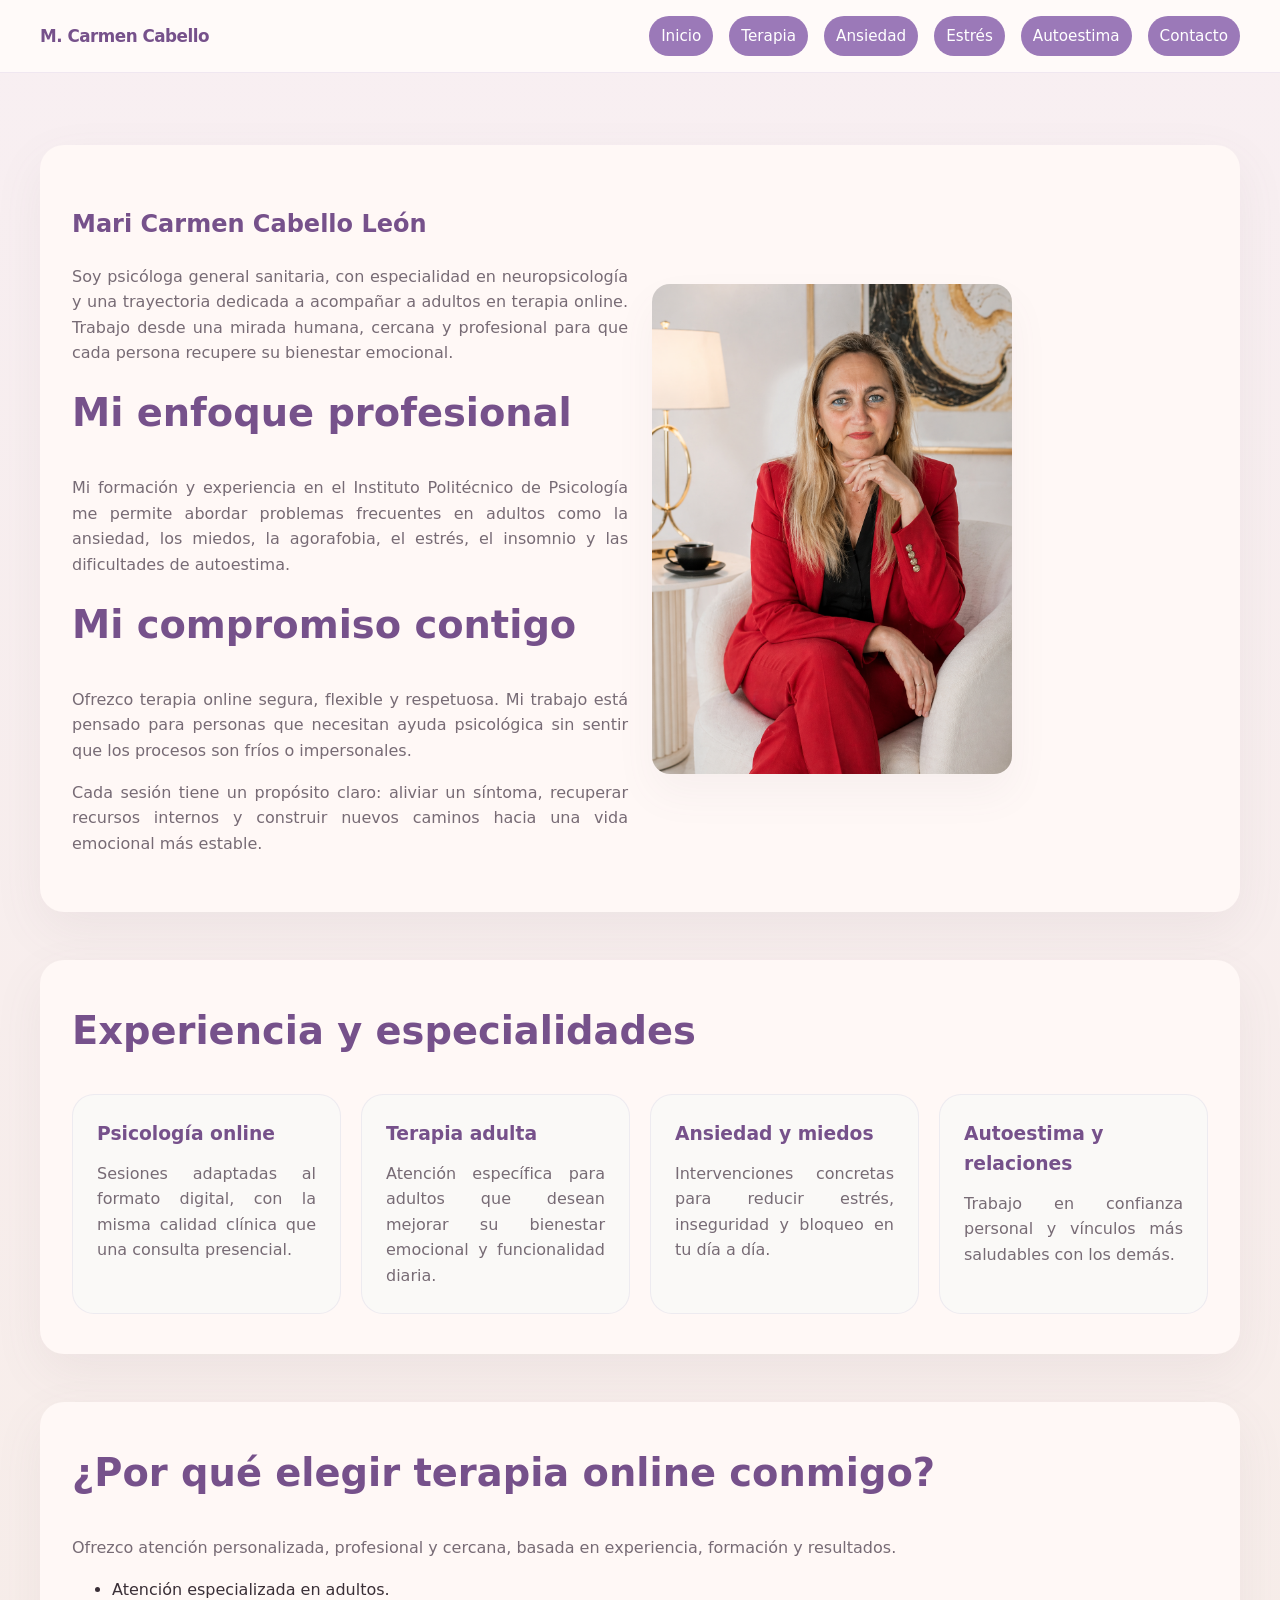
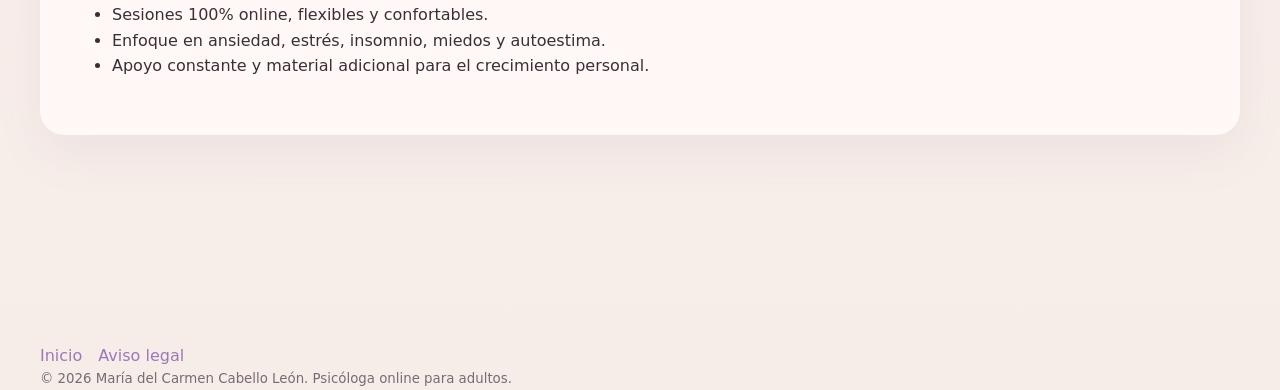
<file: sobre-mi.html>
<!DOCTYPE html>
<html lang="es">
<head>
  <meta charset="UTF-8">
  <meta name="viewport" content="width=device-width, initial-scale=1.0">
  <title>Sobre mí | Mari Carmen Cabello | Psicóloga Online</title>
  <meta name="description" content="Conoce a Mari Carmen Cabello León, psicóloga general sanitaria y neuropsicóloga. Terapia online para adultos en España con enfoque cálido y profesional." />
  <link rel="stylesheet" href="styles.css">
</head>
<body>
  <header>
    <div class="page navbar">
      <a class="brand" href="index.html">M. Carmen Cabello</a>
      <nav class="nav-links">
        <a href="index.html">Inicio</a>
        <a href="terapia-online-adultos.html">Terapia</a>
        <a href="ansiedad-miedos.html">Ansiedad</a>
        <a href="estres-insomnio.html">Estrés</a>
        <a href="autoestima-relaciones.html">Autoestima</a>
        <a href="contacto.html">Contacto</a>
      </nav>
    </div>
  </header>
  <main class="page">
    <section class="section about-section">
      <div class="about-top grid-2">
        <div>
          <h1>Mari Carmen Cabello León</h1>
          <p>Soy psicóloga general sanitaria, con especialidad en neuropsicología y una trayectoria dedicada a acompañar a adultos en terapia online. Trabajo desde una mirada humana, cercana y profesional para que cada persona recupere su bienestar emocional.</p>

          <h2>Mi enfoque profesional</h2>
          <p>Mi formación y experiencia en el Instituto Politécnico de Psicología me permite abordar problemas frecuentes en adultos como la ansiedad, los miedos, la agorafobia, el estrés, el insomnio y las dificultades de autoestima.</p>

          <h2>Mi compromiso contigo</h2>
          <p>Ofrezco terapia online segura, flexible y respetuosa. Mi trabajo está pensado para personas que necesitan ayuda psicológica sin sentir que los procesos son fríos o impersonales.</p>
          <p>Cada sesión tiene un propósito claro: aliviar un síntoma, recuperar recursos internos y construir nuevos caminos hacia una vida emocional más estable.</p>
        </div>
        <div class="about-photo">
          <img src="assets/sobre-mi.png" alt="Mari Carmen Cabello León">
        </div>
      </div>
    </section>

    <section class="section">
      <h2>Experiencia y especialidades</h2>
      <div class="cards">
        <article class="card">
          <h3>Psicología online</h3>
          <p>Sesiones adaptadas al formato digital, con la misma calidad clínica que una consulta presencial.</p>
        </article>
        <article class="card">
          <h3>Terapia adulta</h3>
          <p>Atención específica para adultos que desean mejorar su bienestar emocional y funcionalidad diaria.</p>
        </article>
        <article class="card">
          <h3>Ansiedad y miedos</h3>
          <p>Intervenciones concretas para reducir estrés, inseguridad y bloqueo en tu día a día.</p>
        </article>
        <article class="card">
          <h3>Autoestima y relaciones</h3>
          <p>Trabajo en confianza personal y vínculos más saludables con los demás.</p>
        </article>
      </div>
    </section>

    <section class="section">
      <h2>¿Por qué elegir terapia online conmigo?</h2>
      <p>Ofrezco atención personalizada, profesional y cercana, basada en experiencia, formación y resultados.</p>
      <ul>
        <li>Atención especializada en adultos.</li>
        <li>Sesiones 100% online, flexibles y confortables.</li>
        <li>Enfoque en ansiedad, estrés, insomnio, miedos y autoestima.</li>
        <li>Apoyo constante y material adicional para el crecimiento personal.</li>
      </ul>
    </section>
  </main>
  <footer class="page footer">
    <div class="links">
      <a href="index.html">Inicio</a>
      <a href="aviso-legal.html">Aviso legal</a>
    </div>
    <small>© 2026 María del Carmen Cabello León. Psicóloga online para adultos.</small>
  </footer>
</body>
</html>
</file>
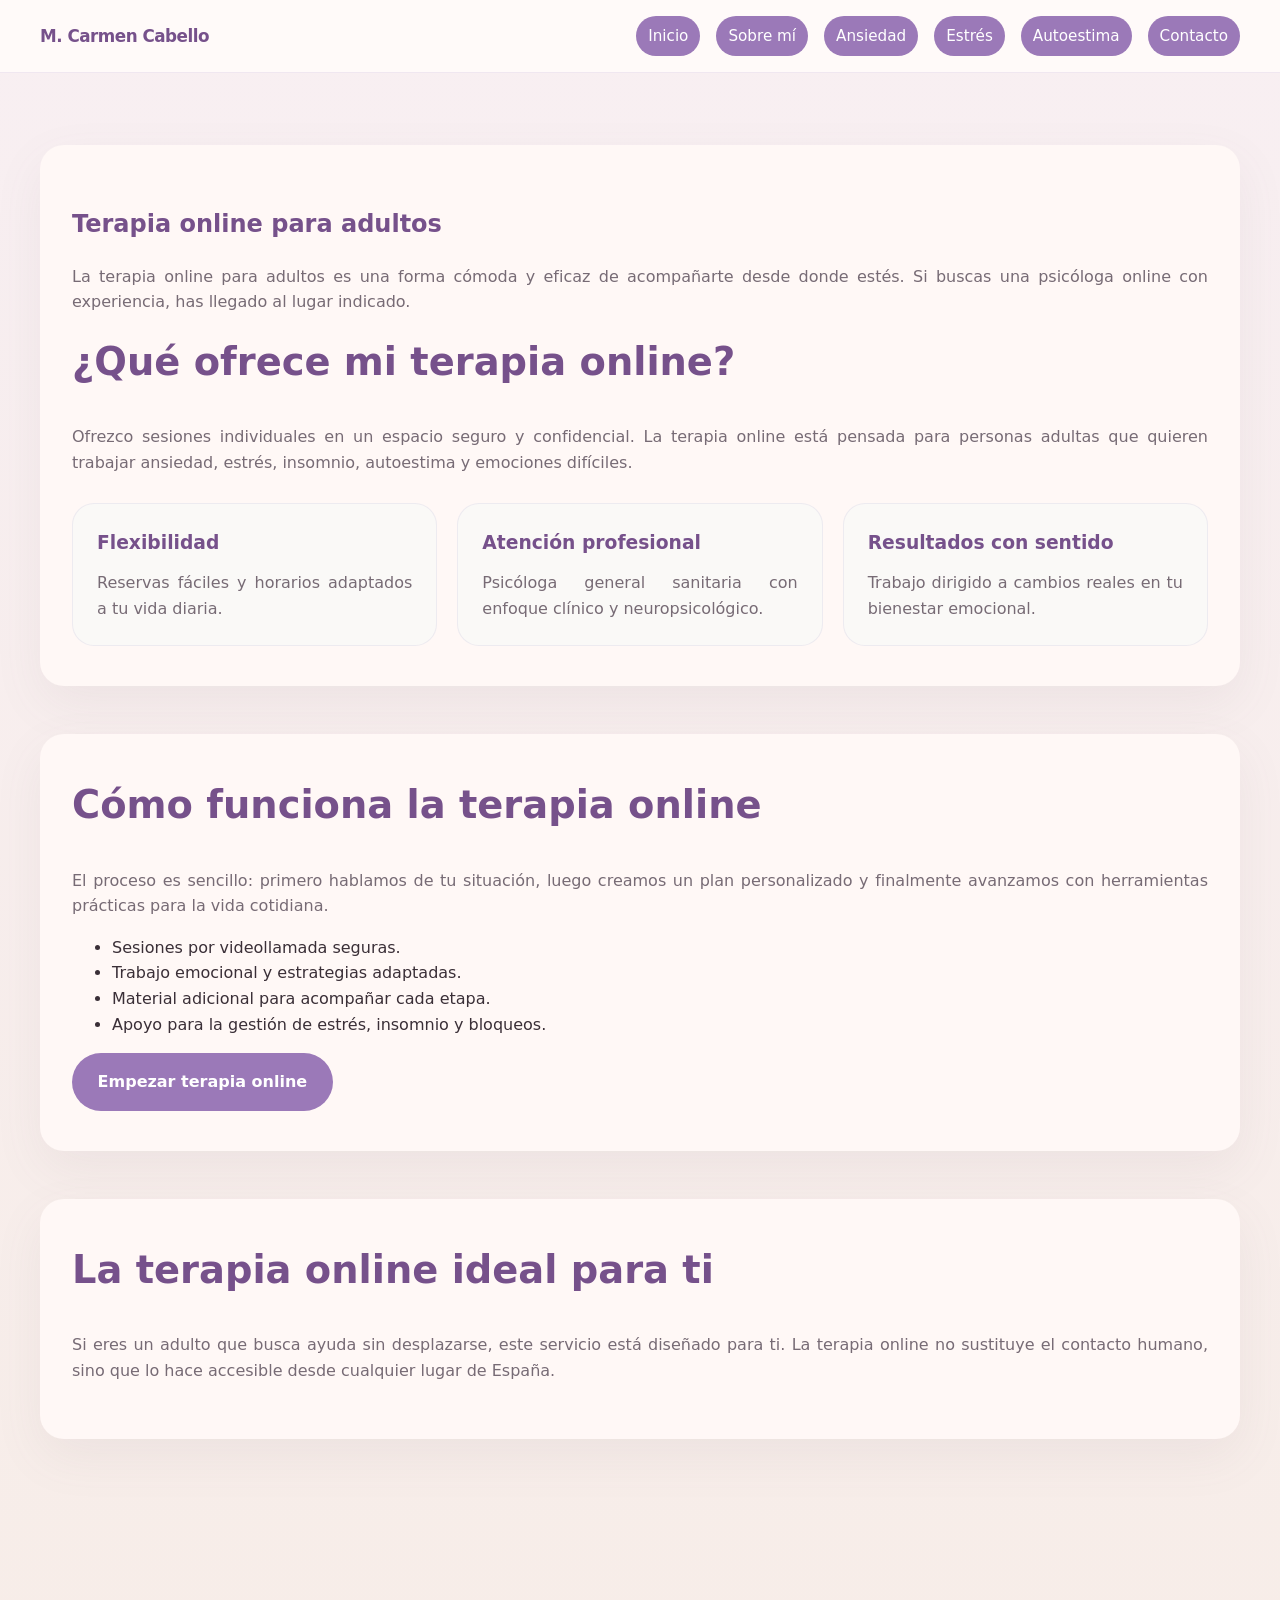
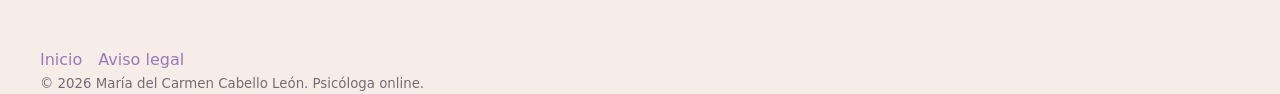
<file: terapia-online-adultos.html>
<!DOCTYPE html>
<html lang="es">
<head>
  <meta charset="UTF-8">
  <meta name="viewport" content="width=device-width, initial-scale=1.0">
  <title>Terapia online para adultos | Psicóloga Online</title>
  <meta name="description" content="Terapia online para adultos con Mari Carmen Cabello. Psicóloga online experta en ansiedad, estrés, insomnio y autoestima. Sesiones seguras en España." />
  <link rel="stylesheet" href="styles.css">
</head>
<body>
  <header>
    <div class="page navbar">
      <a class="brand" href="index.html">M. Carmen Cabello</a>
      <nav class="nav-links">
        <a href="index.html">Inicio</a>
        <a href="sobre-mi.html">Sobre mí</a>
        <a href="ansiedad-miedos.html">Ansiedad</a>
        <a href="estres-insomnio.html">Estrés</a>
        <a href="autoestima-relaciones.html">Autoestima</a>
        <a href="contacto.html">Contacto</a>
      </nav>
    </div>
  </header>
  <main class="page">
    <section class="section">
      <h1>Terapia online para adultos</h1>
      <p>La terapia online para adultos es una forma cómoda y eficaz de acompañarte desde donde estés. Si buscas una psicóloga online con experiencia, has llegado al lugar indicado.</p>
      <h2>¿Qué ofrece mi terapia online?</h2>
      <p>Ofrezco sesiones individuales en un espacio seguro y confidencial. La terapia online está pensada para personas adultas que quieren trabajar ansiedad, estrés, insomnio, autoestima y emociones difíciles.</p>
      <div class="cards">
        <article class="card">
          <h3>Flexibilidad</h3>
          <p>Reservas fáciles y horarios adaptados a tu vida diaria.</p>
        </article>
        <article class="card">
          <h3>Atención profesional</h3>
          <p>Psicóloga general sanitaria con enfoque clínico y neuropsicológico.</p>
        </article>
        <article class="card">
          <h3>Resultados con sentido</h3>
          <p>Trabajo dirigido a cambios reales en tu bienestar emocional.</p>
        </article>
      </div>
    </section>

    <section class="section">
      <h2>Cómo funciona la terapia online</h2>
      <p>El proceso es sencillo: primero hablamos de tu situación, luego creamos un plan personalizado y finalmente avanzamos con herramientas prácticas para la vida cotidiana.</p>
      <ul>
        <li>Sesiones por videollamada seguras.</li>
        <li>Trabajo emocional y estrategias adaptadas.</li>
        <li>Material adicional para acompañar cada etapa.</li>
        <li>Apoyo para la gestión de estrés, insomnio y bloqueos.</li>
      </ul>
      <a class="button" href="contacto.html">Empezar terapia online</a>
    </section>

    <section class="section">
      <h2>La terapia online ideal para ti</h2>
      <p>Si eres un adulto que busca ayuda sin desplazarse, este servicio está diseñado para ti. La terapia online no sustituye el contacto humano, sino que lo hace accesible desde cualquier lugar de España.</p>
      
    </section>
  </main>
  <footer class="page footer">
    <div class="links">
      <a href="index.html">Inicio</a>
      <a href="aviso-legal.html">Aviso legal</a>
    </div>
    <small>© 2026 María del Carmen Cabello León. Psicóloga online.</small>
  </footer>
</body>
</html>
</file>
<file: styles.css>
/* Estilo profesional para lectura en pantallas móviles y escritorio */
:root {
  --bg: #f5ede9;
  --surface: #fff8f6;
  --text: #3a2f37;
  --muted: #776b75;
  --primary: #9b79b8;
  --primary-dark: #76518b;
  --accent: #e7c7da;
  --border: rgba(155,121,184,.18);
  --radius: 24px;
}
* {
  box-sizing: border-box;
}
html {
  scroll-behavior: smooth;
}
body {
  margin: 0;
  font-family: Inter, system-ui, -apple-system, BlinkMacSystemFont, 'Segoe UI', sans-serif;
  color: var(--text);
  background: linear-gradient(180deg, #f8eff2 0%, #f7ede8 100%);
  line-height: 1.6;
}
a,
a:visited {
  color: var(--primary);
  text-decoration: none;
}
a:hover,
a:focus {
  color: var(--primary-dark);
}
img {
  max-width: 100%;
  display: block;
}
.page {
  width: min(1200px, calc(100% - 2rem));
  margin: 0 auto;
  padding: 1.5rem 0 4rem;
}
header {
  position: sticky;
  top: 0;
  z-index: 100;
  backdrop-filter: blur(14px);
  background: rgba(255, 250, 249, .95);
  border-bottom: 1px solid rgba(155,121,184,.15);
}
.navbar {
  display: flex;
  align-items: center;
  justify-content: space-between;
  gap: 1rem;
  padding: 1rem 0;
}
.brand-logo {
  display: inline-flex;
  align-items: center;
  gap: 0.9rem;
}
.brand-logo .logo-main {
  max-height: 48px;
  width: auto;
  border-radius: 14px;
}
.brand {
  font-weight: 700;
  letter-spacing: -0.03em;
  color: var(--primary-dark);
  font-size: 1.05rem;
}
.logo-ipp {
  max-height: 40px;
  width: auto;
  border-radius: 12px;
}
.nav-links {
  display: flex;
  flex-wrap: wrap;
  align-items: center;
  gap: 1rem;
  font-size: 0.95rem;
}
.nav-links a {
  padding: .5rem .75rem;
  border-radius: 999px;
  transition: background .2s ease;
}
.nav-links a:hover {
  background: rgba(155,121,184,.12);
}
.hero {
  display: grid;
  grid-template-columns: 1fr 1fr;
  gap: 2rem;
  align-items: center;
  padding: 2rem 0 3rem;
}
.hero-copy {
  max-width: 36rem;
}
.hero-copy h1 {
  font-size: clamp(2.7rem, 4vw, 4rem);
  line-height: 1.02;
  margin: 0 0 1rem;
  letter-spacing: -0.05em;
  color: var(--primary-dark);
}
.hero-copy p {
  font-size: 1.05rem;
  color: var(--muted);
  margin: 0 0 1.75rem;
}
.hero-buttons {
  display: flex;
  flex-wrap: wrap;
  gap: 1rem;
}
.button, .button-secondary {
  display: inline-flex;
  align-items: center;
  justify-content: center;
  border-radius: 999px;
  font-weight: 600;
  transition: transform .2s ease, box-shadow .2s ease;
}
.button {
  background: var(--primary);
  color: #fff;
  padding: 1rem 1.6rem;
}
.button:hover {
  transform: translateY(-1px);
  box-shadow: 0 18px 45px rgba(155,121,184,.18);
}
.button-secondary {
  background: #fff;
  border: 1px solid rgba(155,121,184,.18);
  color: var(--primary-dark);
  padding: 1rem 1.5rem;
}

/* Forzar títulos en lila y botones con fondo lila y texto blanco */
h1, h2, h3, h4, h5, h6 {
  color: var(--primary-dark) !important;
}

/* Botones y enlaces con aspecto de botón: fondo lila y texto blanco */
.button,
.button-secondary,
.nav-links a,
.social-link,
.contact-card,
.carousel-button,
.book-card a,
.card a {
  background: var(--primary) !important;
  color: #fff !important;
  border-color: transparent !important;
}

/* Ajustes de hover para mantener contraste */
.nav-links a:hover,
.social-link:hover,
.button-secondary:hover,
.contact-card:hover,
.carousel-button:hover,
.book-card a:hover,
.card a:hover {
  background: var(--primary-dark) !important;
  color: #fff !important;
}
.contact-grid,
.contact-cards {
  display: grid;
  grid-template-columns: 1fr;
  gap: 1rem;
  margin: 1.5rem 0 0;
}
.contact-card {
  display: flex;
  gap: 1rem;
  align-items: center;
  padding: 1.2rem 1rem;
  border-radius: 24px;
  background: rgba(155,121,184,.08);
  border: 1px solid rgba(155,121,184,.2);
  text-decoration: none;
  color: var(--primary-dark);
  transition: transform .2s ease, box-shadow .2s ease, background .2s ease;
}
.contact-card:hover {
  transform: translateY(-2px);
  box-shadow: 0 18px 30px rgba(155,121,184,.1);
  background: rgba(155,121,184,.12);
}
.contact-card-icon {
  width: 48px;
  height: 48px;
  border-radius: 18px;
  display: inline-flex;
  align-items: center;
  justify-content: center;
  background: #fff;
  border: 1px solid rgba(155,121,184,.2);
  color: var(--primary-dark);
}
.contact-card-icon svg {
  width: 24px;
  height: 24px;
}
.contact-card h3 {
  margin: 0 0 .35rem;
  font-size: 1.05rem;
  color: var(--primary-dark);
}
.contact-card p {
  margin: 0;
  color: var(--muted);
}

/* Allow long email addresses to wrap and prevent flex overflow */
.contact-card {
  min-width: 0;
}
.contact-card > div:last-child {
  min-width: 0;
}
.contact-card p,
.contact-card a {
  overflow-wrap: anywhere;
  word-break: break-word;
}
.about-top {
  align-items: center;
  gap: 2rem;
}
.about-photo img {
  width: 100%;
  max-width: 360px;
  border-radius: 18px;
  box-shadow: 0 20px 40px rgba(119,107,117,.06);
  display: block;
}
/* Justify paragraphs and list items in sections for cleaner alignment */
.section p,
.section li {
  text-align: justify;
}

@media (max-width: 860px) {
  .about-top {
    grid-template-columns: 1fr;
  }
  .about-photo {
    order: 2;
  }
}
/* Utility: force contact cards to stack vertically when needed */
.contact-grid.stack {
  grid-template-columns: 1fr !important;
  align-items: start;
}

.contact-grid.stack .contact-card {
  width: 100%;
}
.contact-grid.stack .contact-card + .contact-card {
  margin-top: 0.8rem;
}
.hero-image {
  position: relative;
  min-height: 420px;
  border-radius: var(--radius);
  overflow: hidden;
  background: linear-gradient(180deg, rgba(155,121,184,.12) 0%, rgba(247,236,235,.65) 100%);
}
.hero-photo {
  width: 100%;
  height: 100%;
  object-fit: cover;
  display: block;
}
.book-card {
  display: flex;
  gap: 1rem;
  align-items: center;
  margin-bottom: 1rem;
  padding: 1rem;
  border-radius: 22px;
  background: rgba(231,199,218,.3);
  border: 1px solid rgba(155,121,184,.2);
}
.book-image {
  width: 96px;
  height: auto;
  border-radius: 18px;
  box-shadow: 0 10px 30px rgba(155,121,184,.14);
}
.carousel-container {
  display: grid;
  grid-template-columns: auto 1fr auto;
  align-items: center;
  gap: 1rem;
  margin-top: 1.5rem;
}
.carousel {
  overflow: hidden;
}
.carousel-track {
  display: grid;
  grid-auto-flow: column;
  grid-auto-columns: minmax(240px, 1fr);
  gap: 1rem;
  scroll-snap-type: x mandatory;
  overflow-x: auto;
  padding-bottom: 0.5rem;
  scroll-behavior: smooth;
}
.carousel-track::-webkit-scrollbar {
  height: 8px;
}
.carousel-track::-webkit-scrollbar-thumb {
  background: rgba(155,121,184,.35);
  border-radius: 999px;
}
.carousel-item {
  scroll-snap-align: start;
  background: #fff;
  padding: 1rem;
  border-radius: 22px;
  min-width: 240px;
  border: 1px solid rgba(155,121,184,.16);
  box-shadow: 0 18px 40px rgba(119,107,117,.05);
}
.carousel-item img {
  width: 100%;
  border-radius: 18px;
  margin-bottom: 1rem;
}
.carousel-item h3 {
  margin: 0 0 .75rem;
  color: var(--primary-dark);
}
.carousel-button {
  display: inline-flex;
  align-items: center;
  justify-content: center;
  width: 48px;
  height: 48px;
  border-radius: 999px;
  border: 1px solid rgba(155,121,184,.24);
  background: #fff;
  color: var(--primary-dark);
  font-size: 1.5rem;
  cursor: pointer;
  transition: background .2s ease, transform .2s ease, box-shadow .2s ease;
}
.carousel-button:hover {
  background: rgba(155,121,184,.12);
  transform: translateY(-1px);
  box-shadow: 0 12px 24px rgba(155,121,184,.12);
}
.section {
  margin: 3rem 0;
  padding: 2.5rem 2rem;
  border-radius: var(--radius);
  background: var(--surface);
  box-shadow: 0 18px 50px rgba(119,107,117,.08);
}

/* Sección 'Las mariposas del alma' */
.section.mariposas {
  padding: 2.5rem 1.5rem;
}
.section.mariposas .mariposas-inner {
  align-items: center;
  gap: 0.8rem;
  grid-template-columns: 45% 55%;
  max-width: 1000px;
  margin: 0 auto;
  justify-content: center;
}
.section.mariposas .mariposas-inner > div:first-child {
  display: flex;
  justify-content: center;
  align-items: center;
  padding-right: 0.6rem;
}
.mariposas-img {
  width: 100%;
  max-width: 340px;
  border-radius: 12px;
  display: block;
  box-shadow: 0 12px 30px rgba(119,107,117,.06);
}
.mariposas-text {
  max-width: 620px;
}
.mariposas-text p {
  color: var(--muted);
}
.mariposas-text .quote {
  margin-top: .5rem;
  font-style: italic;
  color: var(--muted);
  font-size: 1rem;
  line-height: 1.6;
  overflow-wrap: break-word;
  word-break: break-word;
}
.mariposas-text .cite {
  margin-top: .6rem;
  font-size: .875rem;
  color: var(--muted);
}

/* Línea separada y sin saltos para la frase principal */
.mariposas-inline {
  display: block;
  white-space: nowrap;
  font-weight: 600;
  color: var(--primary-dark);
  margin: 0.25rem 0 0.5rem;
}

@media (max-width: 420px) {
  .mariposas-inline {
    white-space: normal;
    font-size: 1rem;
  }
}

/* Cita en cursiva para la referencia */
.mariposas-text .cite {
  font-style: italic;
}
@media (max-width: 860px) {
  .section.mariposas .mariposas-inner {
    grid-template-columns: 1fr !important;
    text-align: center;
    gap: 1rem;
  }
  .mariposas-img {
    margin: 0 auto 1rem;
    max-width: 280px;
  }
  .mariposas-text {
    padding: 0 1rem;
  }
  .mariposas-text .quote {
    font-size: 0.98rem;
  }
}
.section h2 {
  margin-top: 0;
  font-size: clamp(2rem, 3vw, 2.5rem);
  color: var(--primary-dark);
}
.section p {
  color: var(--muted);
}
.cards {
  display: grid;
  grid-template-columns: repeat(auto-fit, minmax(220px, 1fr));
  gap: 1.25rem;
  margin-top: 1.75rem;
}
.card {
  background: #faf9f7;
  padding: 1.5rem;
  border-radius: 22px;
  border: 1px solid rgba(91,61,153,.08);
}
.card h3 {
  margin: 0 0 .75rem;
  color: var(--primary-dark);
}
.card p {
  margin: 0;
}
.highlight {
  color: var(--accent);
  font-weight: 700;
}
.grid-2 {
  display: grid;
  gap: 1.5rem;
  grid-template-columns: minmax(16rem, 1fr) minmax(16rem, 1fr);
}
.footer {
  margin-top: 3rem;
  padding: 2rem 0 0;
  color: var(--muted);
}
.footer .links {
  display: flex;
  flex-wrap: wrap;
  gap: 1rem;
  margin: 1rem 0 0;
}
.footer small {
  display: block;
}
.social-links {
  display: flex;
  gap: .8rem;
  flex-wrap: wrap;
  margin-top: 1rem;
}
.social-link {
  display: inline-flex;
  align-items: center;
  gap: .65rem;
  padding: .75rem 1rem;
  border-radius: 999px;
  background: rgba(155,121,184,.12);
  border: 1px solid rgba(155,121,184,.25);
  color: var(--primary-dark);
  font-size: 0.95rem;
  transition: transform .2s ease, background .2s ease, box-shadow .2s ease;
}
.social-link:hover {
  transform: translateY(-1px);
  background: rgba(155,121,184,.18);
  box-shadow: 0 12px 24px rgba(155,121,184,.08);
}
.social-link svg {
  display: block;
  width: 18px;
  height: 18px;
  fill: currentColor;
}
.social-link.x svg {
  width: 20px;
  height: 20px;
}
.social-link.youtube {
  color: #c4302b;
}
.social-link.instagram {
  color: #9b79b8;
}
.social-link.tiktok {
  color: #9b79b8;
}
.social-link.linkedin {
  color: #0a66c2;
}
.social-link.facebook {
  color: #1877f2;
}
@media (max-width: 860px) {
  .hero {
    grid-template-columns: 1fr;
  }
  .hero-image {
    min-height: 320px;
  }
  .grid-2 {
    grid-template-columns: 1fr;
  }
}
@media (max-width: 560px) {
  .navbar {
    flex-direction: column;
    align-items: stretch;
  }
  .nav-links {
    justify-content: center;
  }
  .button, .button-secondary {
    width: 100%;
  }
}

/* prueba de parche */

/* Asegurar que todos los enlaces dentro de títulos y subtítulos sean lila (no letras negras) */
h1 a, h2 a, h3 a, h4 a, h5 a, h6 a,
.section h2 a,
.card h3 a,
.contact-card h3 a,
.carousel-item h3 a,
.brand a {
  color: var(--primary);
  text-decoration: none;
}
h1 a:hover, h2 a:hover, h3 a:hover, h4 a:hover, h5 a:hover, h6 a:hover,
.section h2 a:hover,
.card h3 a:hover,
.contact-card h3 a:hover,
.carousel-item h3 a:hover,
.brand a:hover {
  color: var(--primary-dark);
}
</file>
